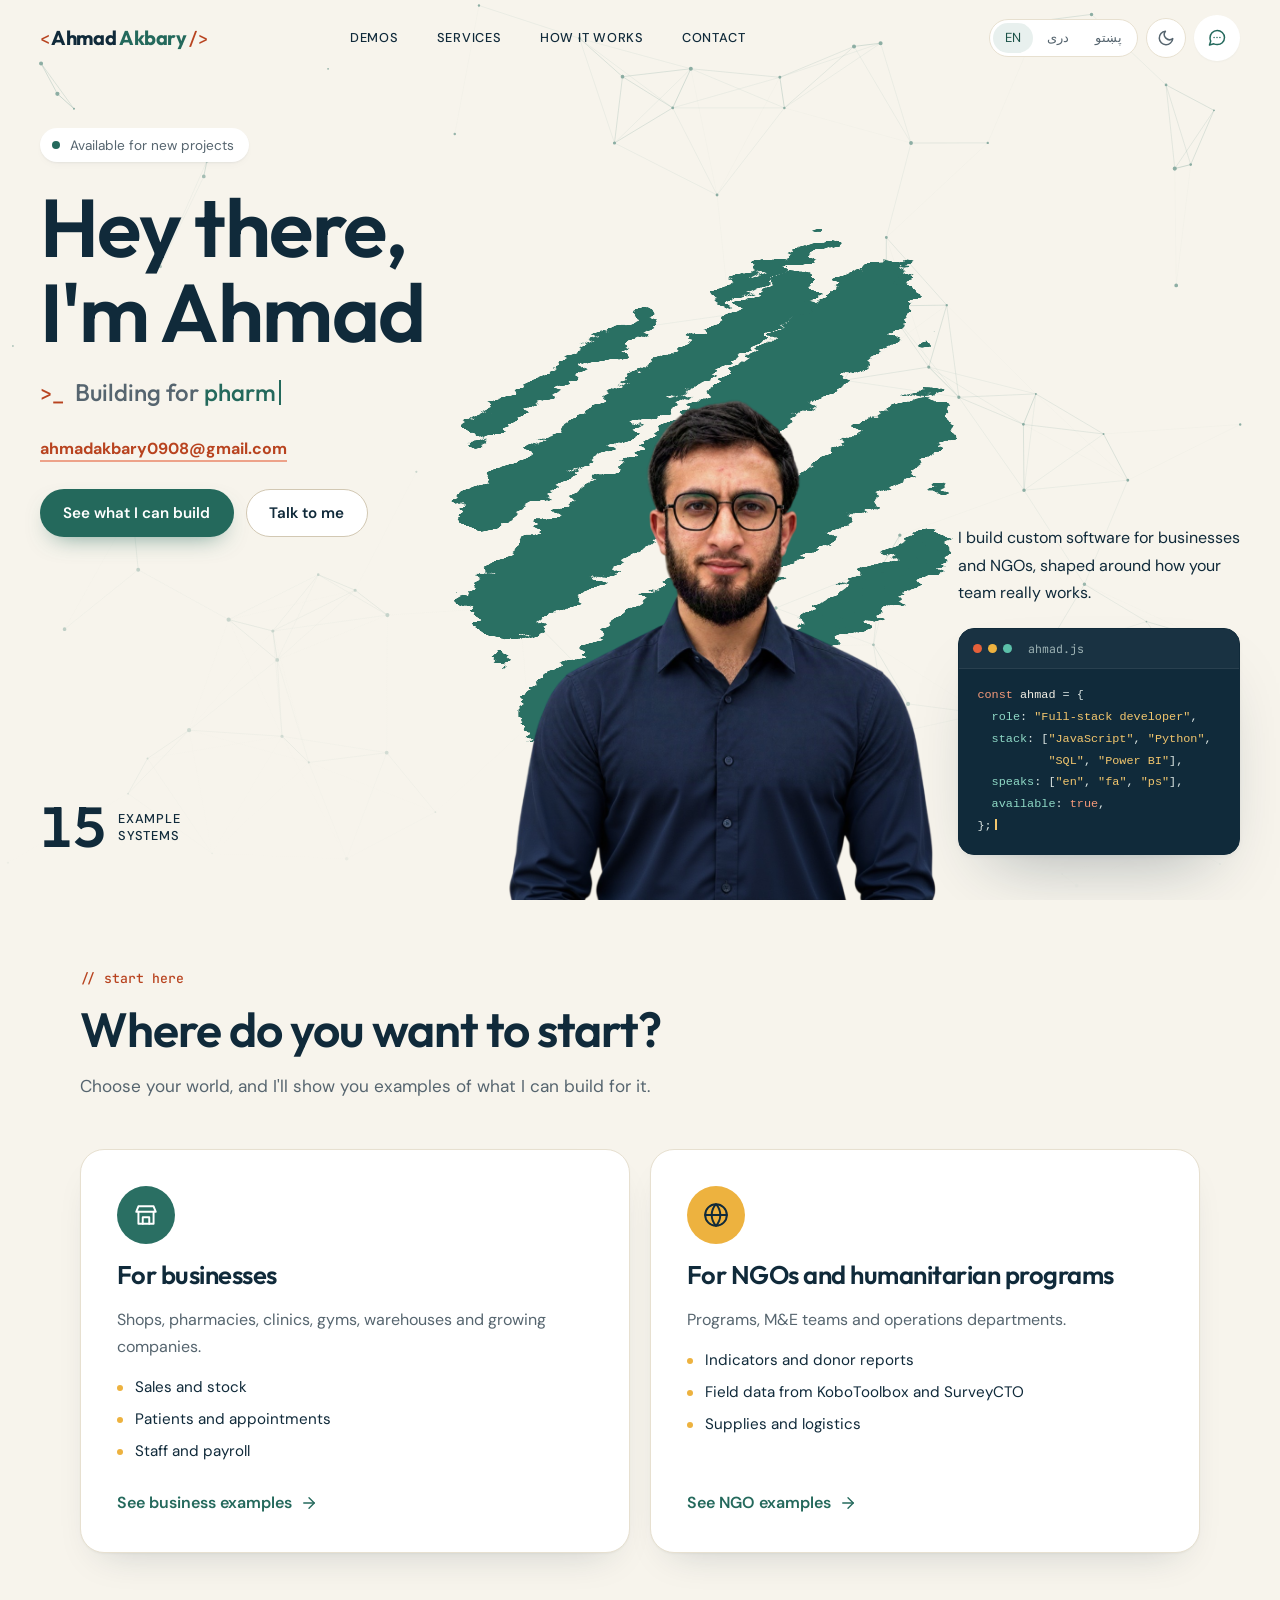
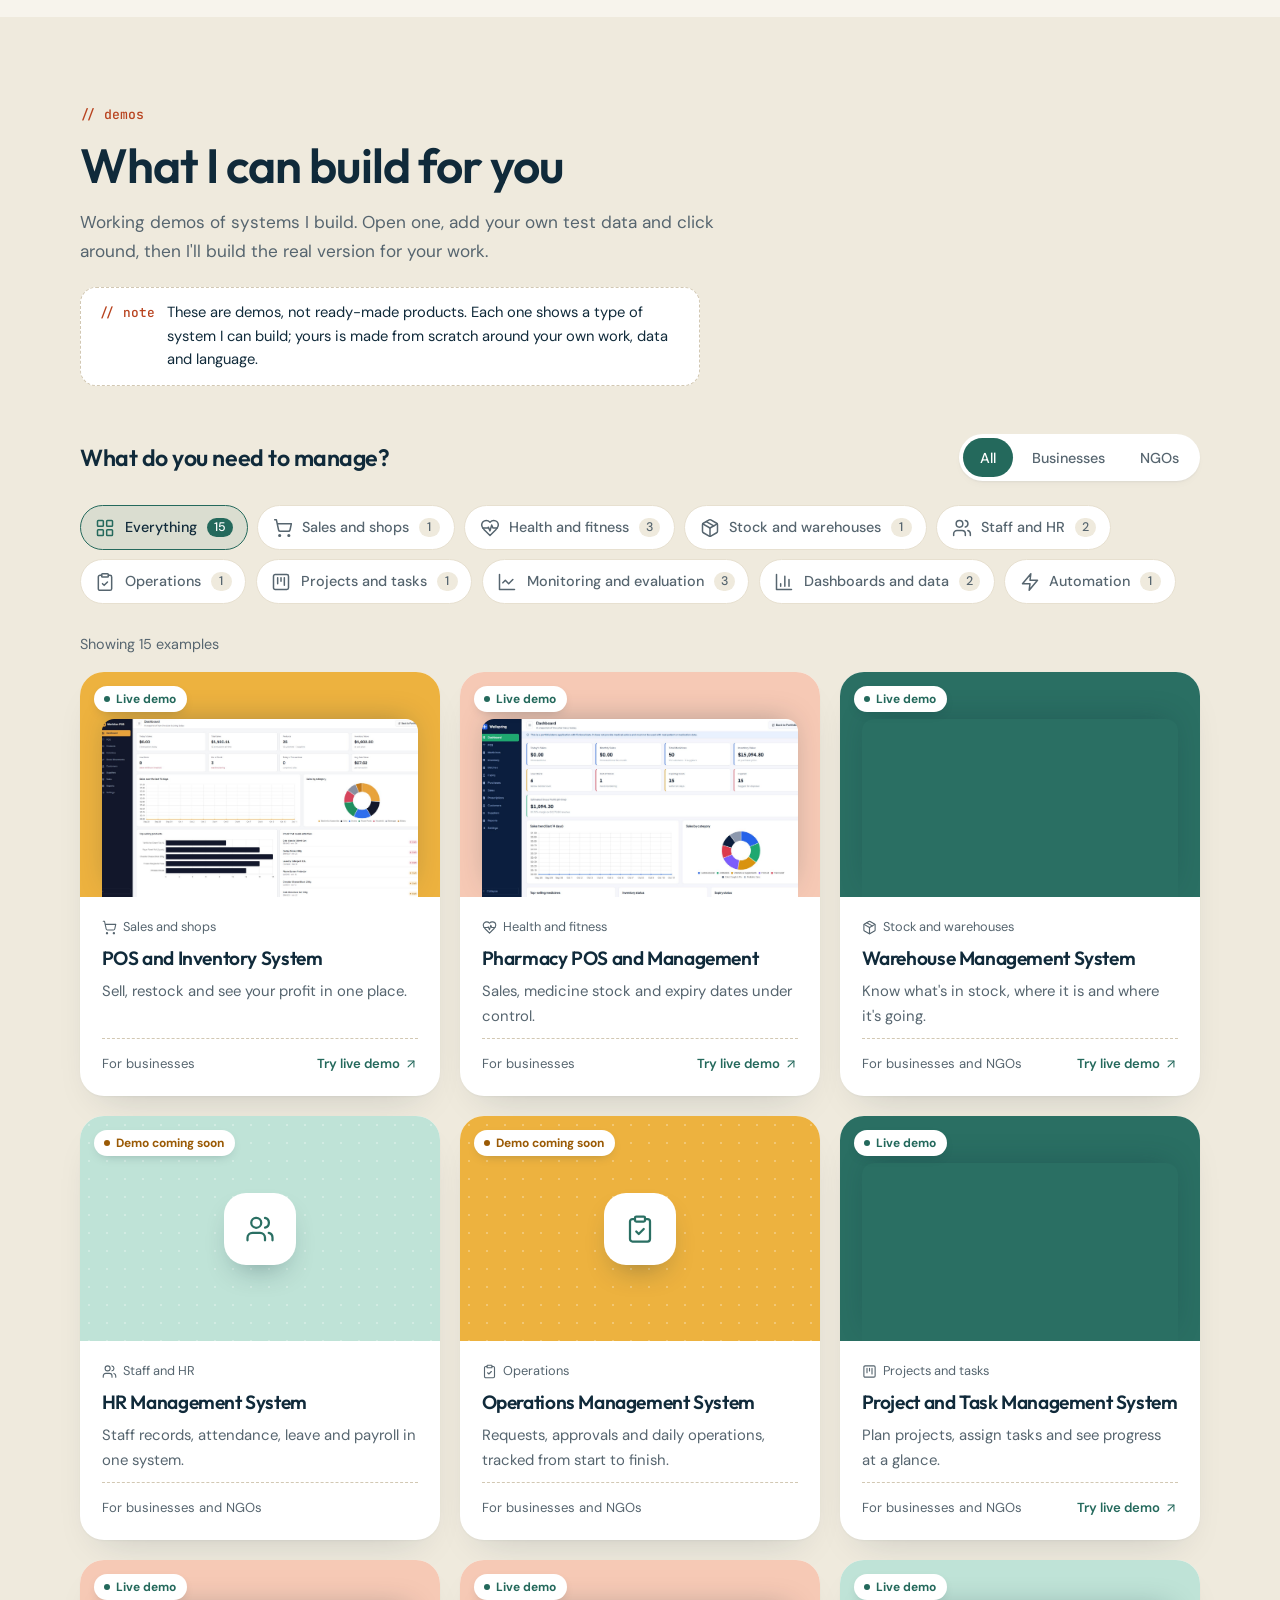
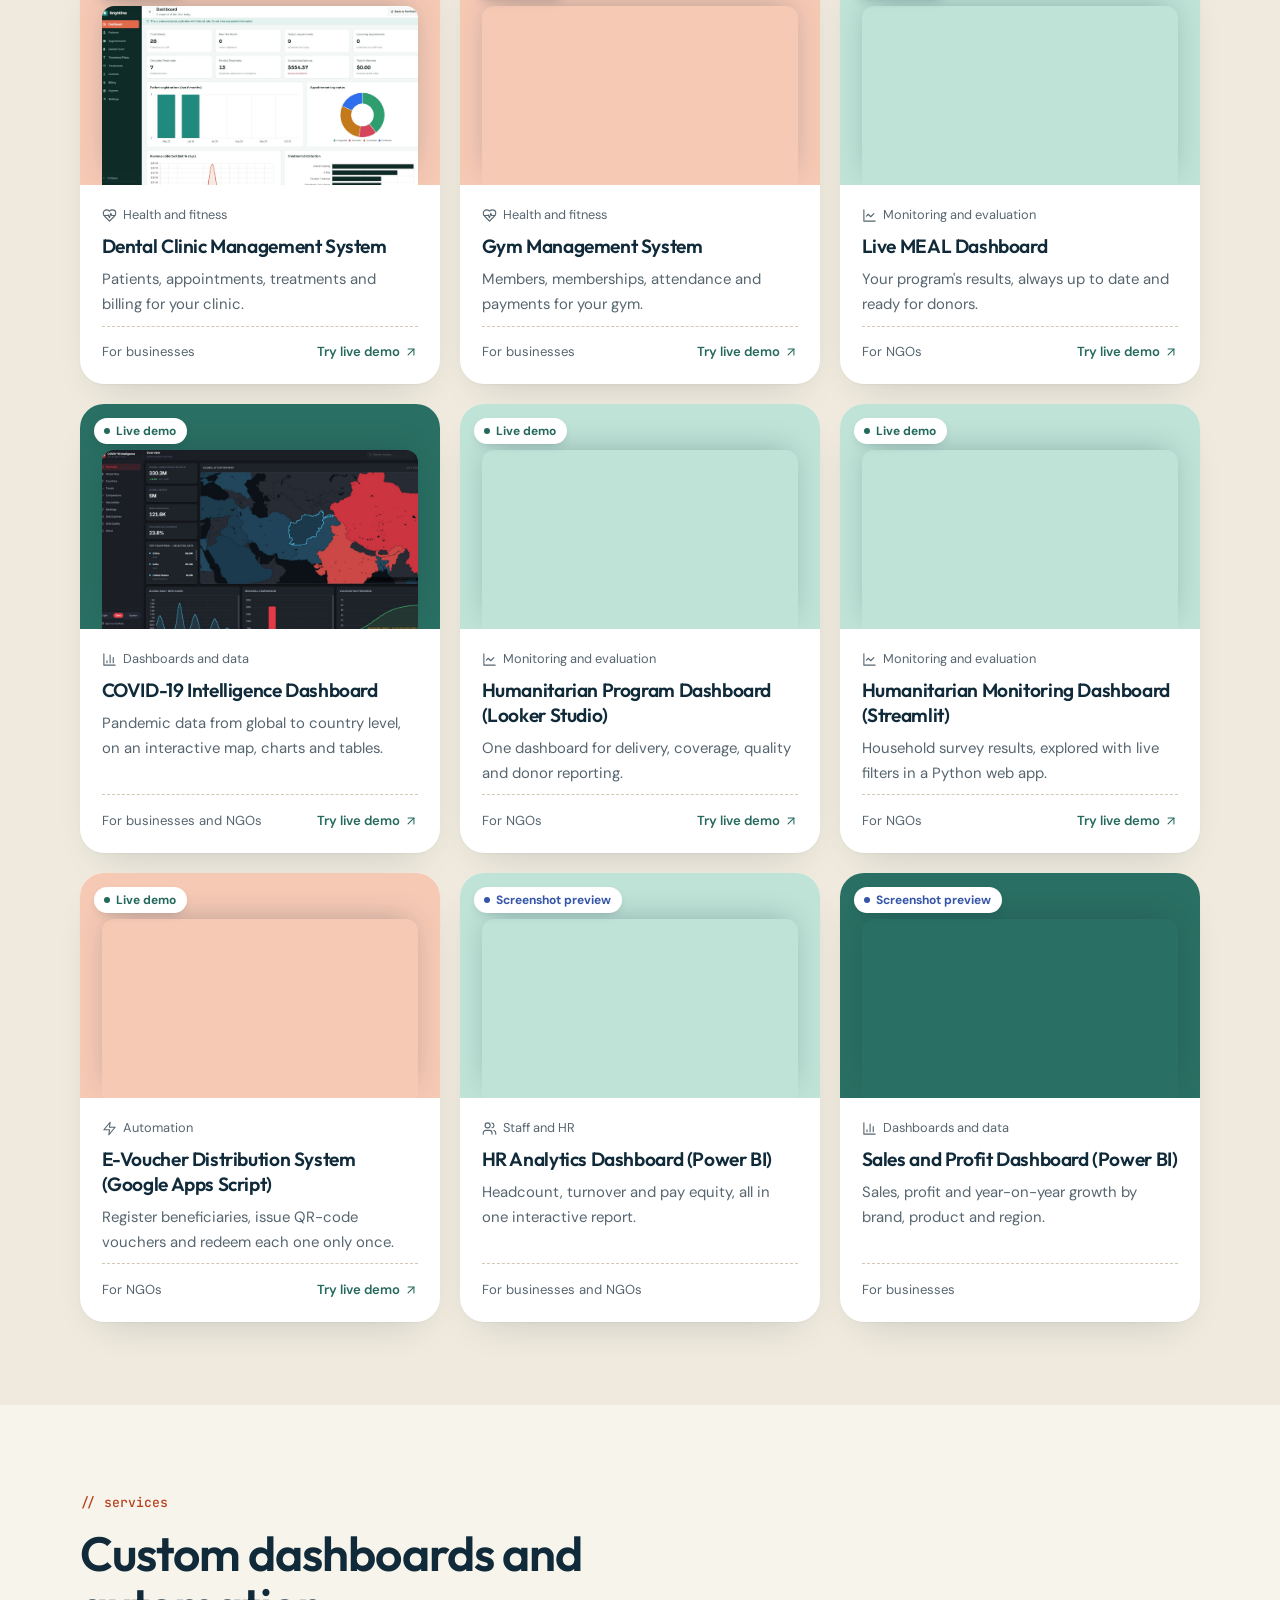
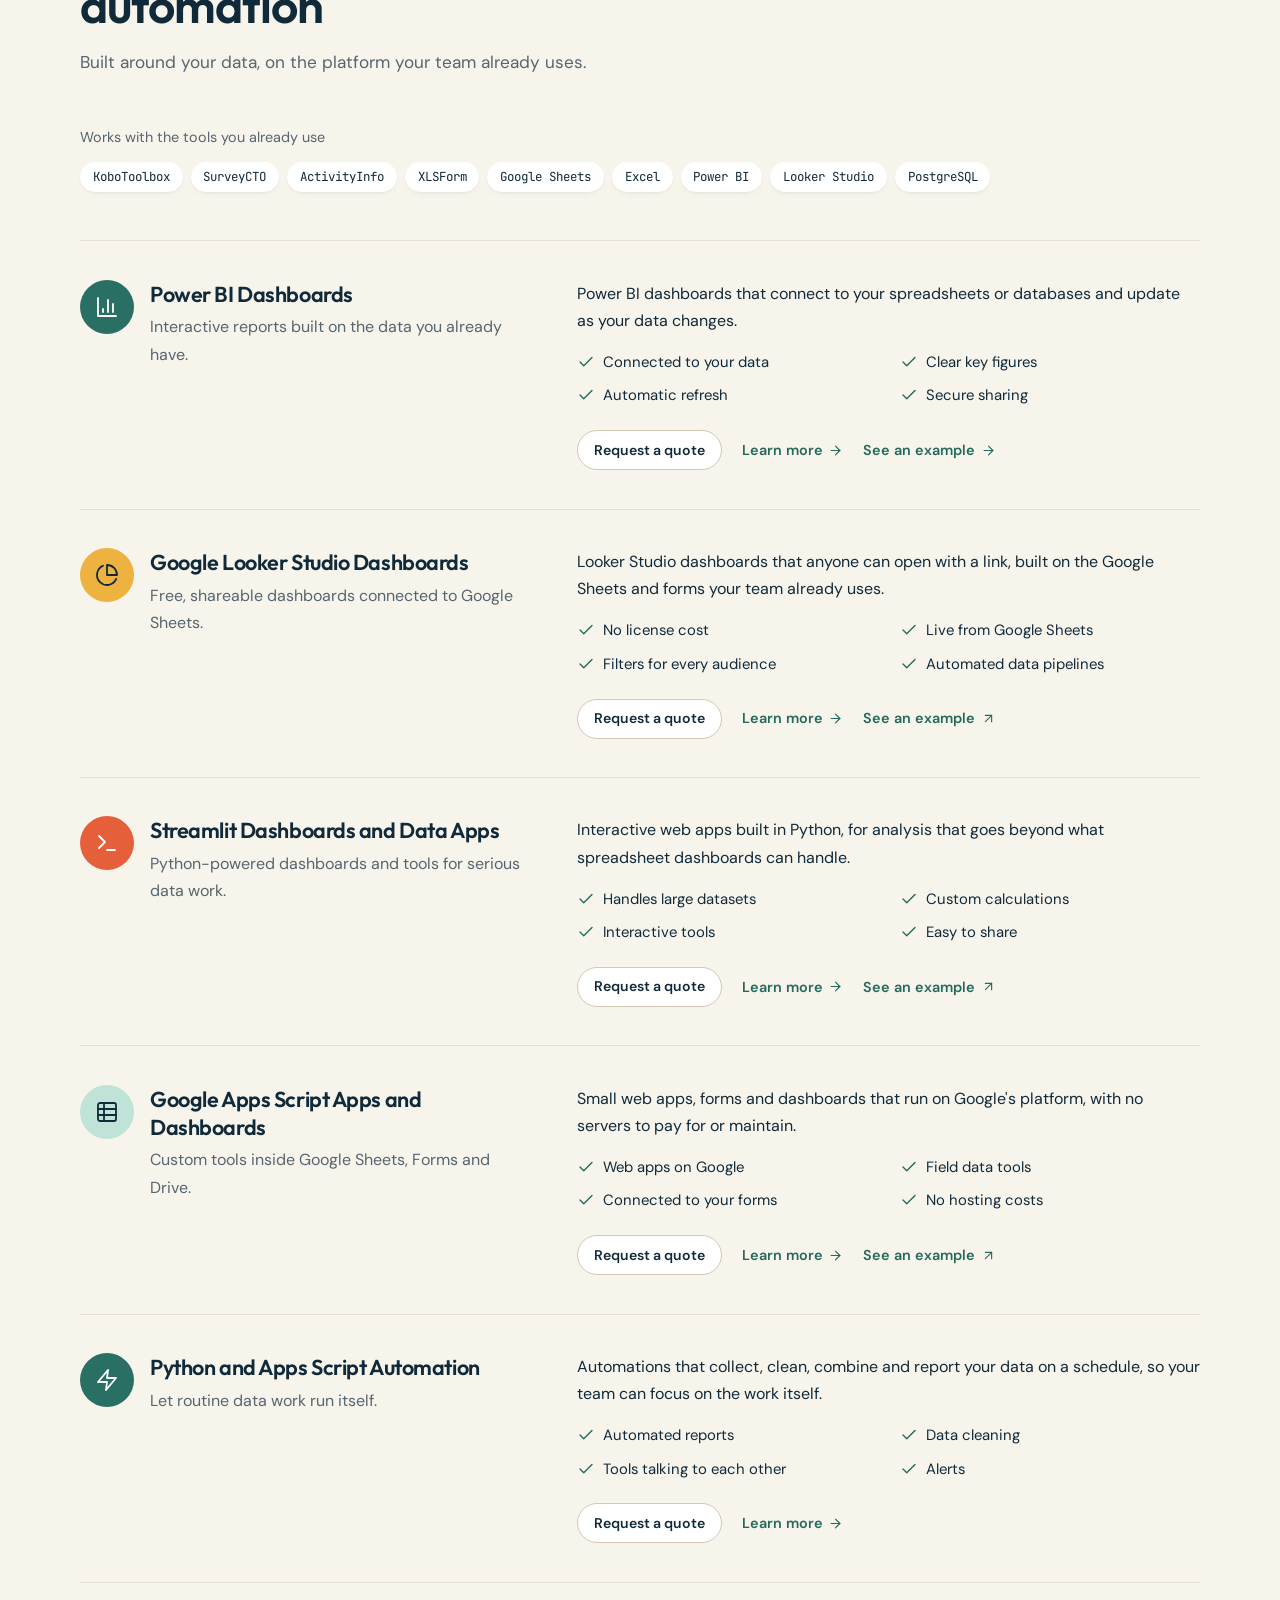
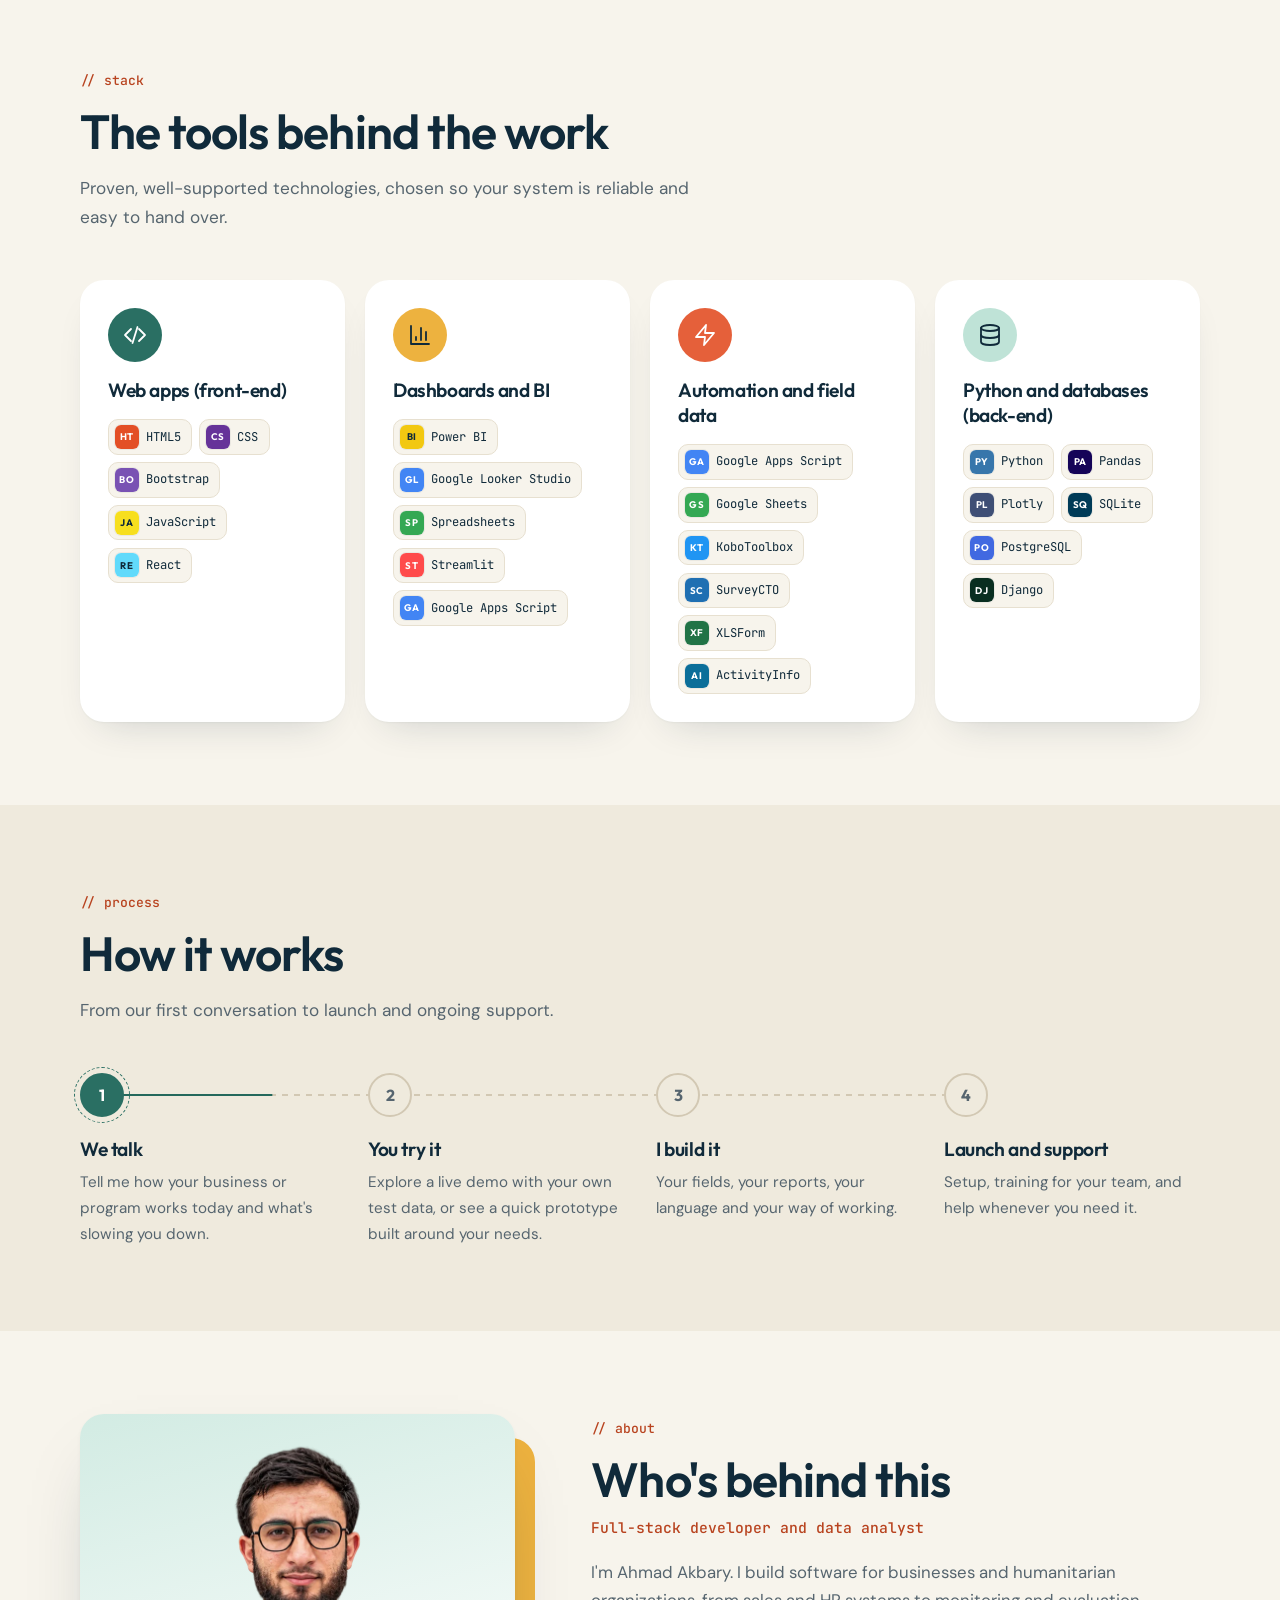
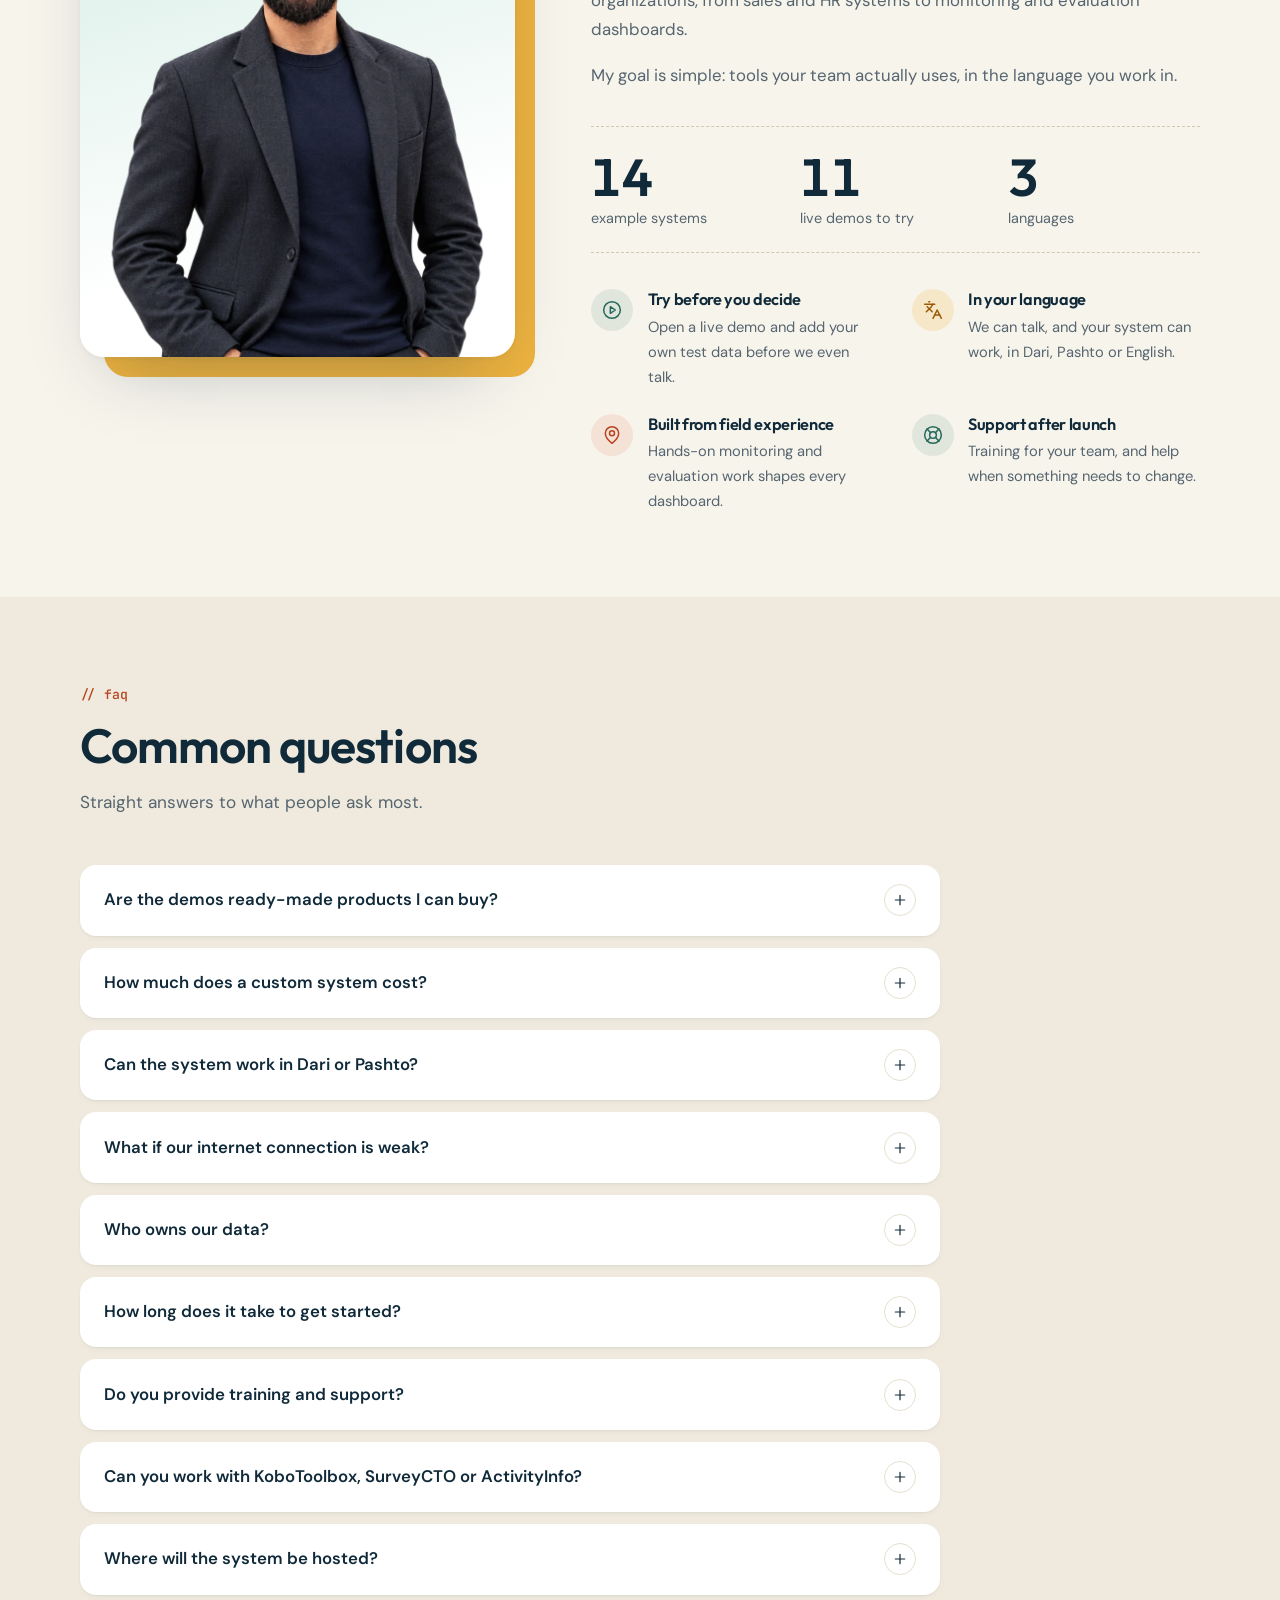
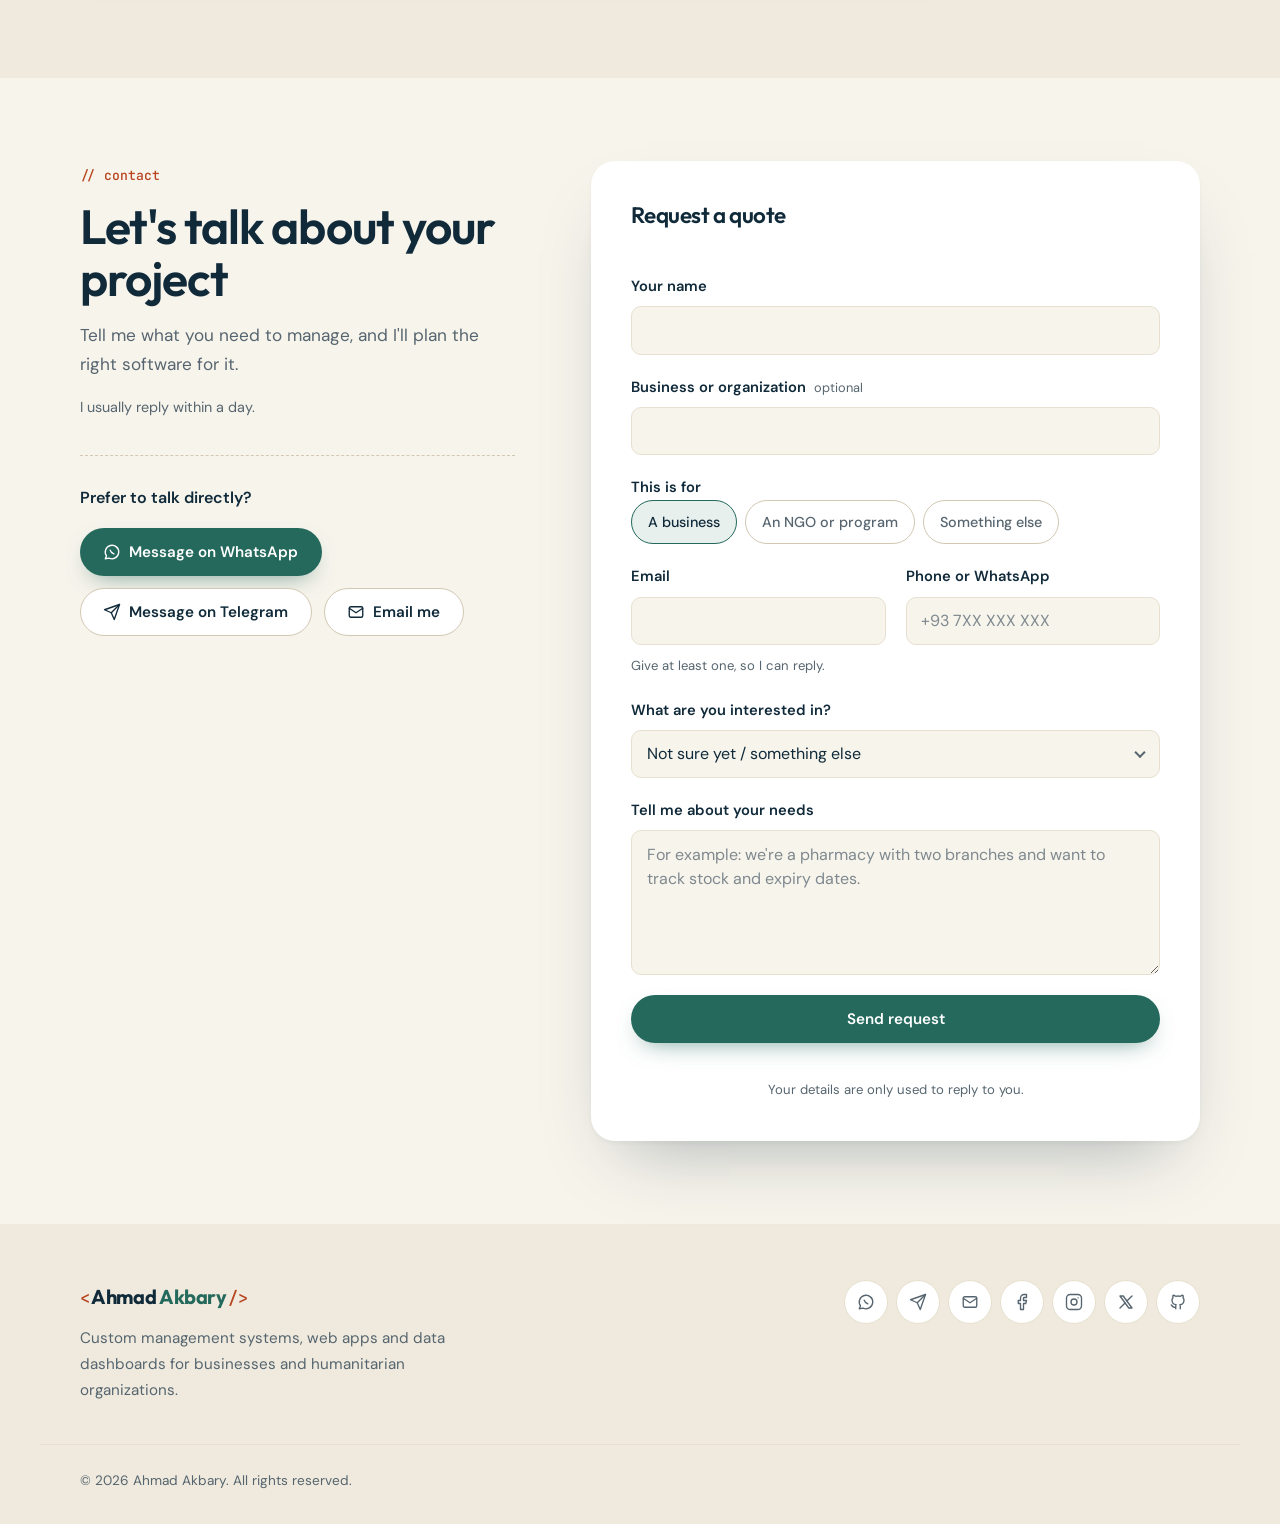
<file: index.html>
<!DOCTYPE html>
<html lang="en" dir="ltr" data-theme="light">
<head>
  <meta charset="UTF-8" />
  <meta name="viewport" content="width=device-width, initial-scale=1, viewport-fit=cover" />

  <!-- Real title and description in the HTML itself, so search engines and
       link previews see them even before JavaScript runs. i18n.js replaces
       them with the translated versions when the visitor switches language. -->
  <title>Ahmad Akbary | Custom software and data dashboards</title>
  <meta name="description" content="I build custom management systems, web apps and data dashboards for businesses and humanitarian organizations, in English, Dari and Pashto. Try the live demos." />
  <meta name="theme-color" content="#F7F4EC" />
  <!-- Icons: SVG for modern browsers, PNG fallback, and the iPhone home-screen icon -->
  <link rel="icon" href="assets/brand/favicon.svg" type="image/svg+xml" />
  <link rel="icon" href="assets/brand/favicon-32.png" sizes="32x32" type="image/png" />
  <link rel="apple-touch-icon" href="assets/brand/apple-touch-icon.png" />

  <!-- ==========================================================================
       SEARCH ENGINES + SHARE PREVIEWS
       WhatsApp, Facebook, LinkedIn, Telegram and X read these tags (they don't
       run JavaScript) to build the preview card when someone shares a link.
       If your site address changes, run:  python tools/update-site-files.py
  =========================================================================== -->
  <link rel="canonical" href="https://ahmad0908-psr.github.io/" />
  <link rel="alternate" hreflang="en" href="https://ahmad0908-psr.github.io/" />
  <link rel="alternate" hreflang="fa-AF" href="https://ahmad0908-psr.github.io/?lang=fa" />
  <link rel="alternate" hreflang="ps-AF" href="https://ahmad0908-psr.github.io/?lang=ps" />
  <link rel="alternate" hreflang="x-default" href="https://ahmad0908-psr.github.io/" />
  <meta property="og:type" content="website" />
  <meta property="og:site_name" content="Ahmad Akbary" />
  <meta property="og:title" content="Ahmad Akbary | Custom software and data dashboards" />
  <meta property="og:description" content="I build custom management systems, web apps and data dashboards for businesses and humanitarian organizations, in English, Dari and Pashto. Try the live demos." />
  <meta property="og:url" content="https://ahmad0908-psr.github.io/" />
  <meta property="og:image" content="https://ahmad0908-psr.github.io/assets/brand/og-image.jpg" />
  <meta property="og:image:width" content="1200" />
  <meta property="og:image:height" content="630" />
  <meta property="og:image:alt" content="Ahmad Akbary: custom software and data dashboards for businesses and NGOs" />
  <meta property="og:locale" content="en_US" />
  <meta property="og:locale:alternate" content="fa_AF" />
  <meta property="og:locale:alternate" content="ps_AF" />
  <meta name="twitter:card" content="summary_large_image" />
  <meta name="twitter:title" content="Ahmad Akbary | Custom software and data dashboards" />
  <meta name="twitter:description" content="I build custom management systems, web apps and data dashboards for businesses and humanitarian organizations, in English, Dari and Pashto. Try the live demos." />
  <meta name="twitter:image" content="https://ahmad0908-psr.github.io/assets/brand/og-image.jpg" />

  <!-- Structured data: helps Google understand who you are and what you offer -->
  <script type="application/ld+json">
  {
    "@context": "https://schema.org",
    "@type": "ProfessionalService",
    "name": "Ahmad Akbary",
    "url": "https://ahmad0908-psr.github.io/",
    "image": "https://ahmad0908-psr.github.io/assets/brand/og-image.jpg",
    "logo": "https://ahmad0908-psr.github.io/assets/brand/apple-touch-icon.png",
    "description": "I build custom management systems, web apps and data dashboards for businesses and humanitarian organizations, in English, Dari and Pashto. Try the live demos.",
    "email": "ahmadakbary0908@gmail.com",
    "availableLanguage": ["English", "Dari", "Pashto"],
    "founder": {
      "@type": "Person",
      "name": "Ahmad Akbary",
      "jobTitle": "Full-stack developer and data analyst"
    },
    "knowsAbout": ["Custom software development", "Management systems", "Point of sale", "Inventory management", "HR management", "Monitoring and evaluation", "Power BI", "Looker Studio", "Streamlit", "Google Apps Script"]
  }
  </script>

  <!-- ==========================================================================
       PRE-PAINT SETUP
       Runs before the page is drawn, so returning visitors never see a flash
       of the wrong theme or a left-to-right layout that suddenly flips.
       - Applies the saved theme (light is the default, dark is optional).
       - If the language is Dari or Pashto (from ?lang= or a saved choice),
         switches the page to right-to-left immediately and hides the text
         until the translations load (see "i18n pending" in style.css).
  =========================================================================== -->
  <script>
    (function () {
      var root = document.documentElement;
      try {
        var theme = localStorage.getItem("aa-theme");
        if (theme === "light" || theme === "dark") root.setAttribute("data-theme", theme);

        var lang = new URLSearchParams(window.location.search).get("lang") || localStorage.getItem("aa-lang");
        if (lang === "fa" || lang === "ps") {
          root.setAttribute("dir", "rtl");
          root.setAttribute("lang", lang === "fa" ? "fa-AF" : "ps-AF");
          root.setAttribute("data-i18n-pending", "");
        }
      } catch (e) {
        /* localStorage can be blocked in private mode; defaults are fine. */
      }
    })();
  </script>

  <!-- Fonts for English. Vazirmatn (Dari / Pashto) is loaded on demand by
       js/i18n.js only when a visitor switches to one of those languages. -->
  <link rel="preconnect" href="https://fonts.googleapis.com" />
  <link rel="preconnect" href="https://fonts.gstatic.com" crossorigin />
  <link href="https://fonts.googleapis.com/css2?family=DM+Sans:opsz,wght@9..40,400;9..40,500;9..40,700&family=JetBrains+Mono:wght@400;500&family=Outfit:wght@500;600;700&display=swap" rel="stylesheet" />

  <link rel="stylesheet" href="css/style.css" />

  <!-- GSAP animation library, saved locally in vendor/ so the site never
       depends on an outside server. "defer" keeps them in order and makes
       sure they're ready before main.js runs. If they ever fail to load,
       the site still works, just without animation. -->
  <script src="vendor/gsap/gsap.min.js" defer></script>
  <script src="vendor/gsap/ScrollTrigger.min.js" defer></script>
  <script src="vendor/gsap/Flip.min.js" defer></script>

  <!-- Native ES module: no build step, works on GitHub Pages as-is. -->
  <script type="module" src="js/main.js"></script>

  <!-- Speed: download every script module and the data files at once,
       instead of discovering them one import at a time. -->
  <link rel="modulepreload" href="js/common.js" />
  <link rel="modulepreload" href="js/i18n.js" />
  <link rel="modulepreload" href="js/utils.js" />
  <link rel="modulepreload" href="js/state.js" />
  <link rel="modulepreload" href="js/theme.js" />
  <link rel="modulepreload" href="js/nav.js" />
  <link rel="modulepreload" href="js/icons.js" />
  <link rel="modulepreload" href="js/links.js" />
  <link rel="modulepreload" href="js/hero.js" />
  <link rel="modulepreload" href="js/particles.js" />
  <link rel="modulepreload" href="js/catalog.js" />
  <link rel="modulepreload" href="js/cards.js" />
  <link rel="modulepreload" href="js/services.js" />
  <link rel="modulepreload" href="js/sections.js" />
  <link rel="modulepreload" href="js/stack.js" />
  <link rel="modulepreload" href="js/testimonials.js" />
  <link rel="modulepreload" href="js/quote-form.js" />
  <link rel="modulepreload" href="js/motion.js" />
  <link rel="preload" href="data/config.json" as="fetch" crossorigin="anonymous" />
  <link rel="preload" href="data/products.json" as="fetch" crossorigin="anonymous" />
  <link rel="preload" href="data/faq.json" as="fetch" crossorigin="anonymous" />
  <link rel="preload" href="i18n/en.json" as="fetch" crossorigin="anonymous" />
</head>
<body>
  <!-- Shown only if JavaScript is turned off -->
  <noscript>
    <p class="noscript">This website needs JavaScript to show its content. | این ویب‌سایت برای نمایش محتوا به JavaScript نیاز دارد. | دا ویبپاڼه د منځپانګې د ښودلو لپاره JavaScript ته اړتیا لري.</p>
  </noscript>

  <a class="skip-link" href="#main" data-i18n="nav.skip">Skip to content</a>

  <!-- ==========================================================================
       NAVIGATION
  =========================================================================== -->
  <header class="nav-wrap" id="nav-wrap">
    <nav class="nav container" data-i18n-attr="aria-label:nav.label" aria-label="Main">
      <a class="brand" href="#hero">
        <span class="brand__code" aria-hidden="true">&lt;</span><span data-i18n="brand.first">Ahmad</span>
        <span class="brand__accent" data-i18n="brand.last">Akbary</span><span class="brand__code" aria-hidden="true">/&gt;</span>
      </a>

      <ul class="nav__links">
        <li><a href="#products" data-i18n="nav.products">Demos</a></li>
        <li><a href="#services" data-i18n="nav.services">Services</a></li>
        <li><a href="#how-it-works" data-i18n="nav.how">How it works</a></li>
        <li><a href="#contact" data-i18n="nav.contact">Contact</a></li>
      </ul>

      <div class="nav__actions">
        <!-- Language switcher. Each label is written in its own script so
             people can find their language whatever language the page is in. -->
        <div class="lang-switch" role="group" aria-label="Language" data-i18n-attr="aria-label:lang.label">
          <button class="lang-switch__btn" type="button" data-lang="en" lang="en" aria-pressed="true">EN</button>
          <button class="lang-switch__btn" type="button" data-lang="fa" lang="fa" aria-pressed="false">دری</button>
          <button class="lang-switch__btn" type="button" data-lang="ps" lang="ps" aria-pressed="false">پښتو</button>
        </div>

        <!-- Theme toggle: the sun shows in dark mode, the moon in light mode. -->
        <button class="icon-btn" id="theme-toggle" type="button" aria-label="Switch between light and dark mode" data-i18n-attr="aria-label:theme.toggle;title:theme.toggle">
          <svg class="icon-sun" width="18" height="18" viewBox="0 0 24 24" fill="none" stroke="currentColor" stroke-width="2" stroke-linecap="round" aria-hidden="true"><circle cx="12" cy="12" r="4"/><path d="M12 2v2M12 20v2M4.9 4.9l1.4 1.4M17.7 17.7l1.4 1.4M2 12h2M20 12h2M4.9 19.1l1.4-1.4M17.7 6.3l1.4-1.4"/></svg>
          <svg class="icon-moon" width="18" height="18" viewBox="0 0 24 24" fill="none" stroke="currentColor" stroke-width="2" stroke-linecap="round" stroke-linejoin="round" aria-hidden="true"><path d="M21 12.8A9 9 0 1 1 11.2 3a7 7 0 0 0 9.8 9.8z"/></svg>
        </button>

        <!-- Round "let's talk" button (the phone button in the reference design) -->
        <a class="icon-btn icon-btn--round nav__talk" href="#contact" aria-label="Let's talk" data-i18n-attr="aria-label:nav.letsTalk;title:nav.letsTalk">
          <span data-icon="message" aria-hidden="true"></span>
        </a>

        <button class="icon-btn nav__burger" id="nav-burger" type="button" aria-expanded="false" aria-controls="mobile-menu" aria-label="Open menu">
          <svg class="icon-menu" width="20" height="20" viewBox="0 0 24 24" fill="none" stroke="currentColor" stroke-width="2" stroke-linecap="round" aria-hidden="true"><path d="M4 7h16M4 12h16M4 17h16"/></svg>
          <svg class="icon-close" width="20" height="20" viewBox="0 0 24 24" fill="none" stroke="currentColor" stroke-width="2" stroke-linecap="round" aria-hidden="true"><path d="M18 6 6 18M6 6l12 12"/></svg>
        </button>
      </div>
    </nav>
  </header>

  <!-- Mobile menu (shown below 960px by the burger button) -->
  <div class="mobile-menu" id="mobile-menu" aria-hidden="true" inert>
    <ul class="mobile-menu__links">
      <li><a href="#products" data-i18n="nav.products">Demos</a></li>
      <li><a href="#services" data-i18n="nav.services">Services</a></li>
      <li><a href="#how-it-works" data-i18n="nav.how">How it works</a></li>
      <li><a href="#contact" data-i18n="nav.contact">Contact</a></li>
    </ul>
    <div class="lang-switch lang-switch--wide" role="group" aria-label="Language" data-i18n-attr="aria-label:lang.label">
      <button class="lang-switch__btn" type="button" data-lang="en" lang="en" aria-pressed="true">English</button>
      <button class="lang-switch__btn" type="button" data-lang="fa" lang="fa" aria-pressed="false">دری</button>
      <button class="lang-switch__btn" type="button" data-lang="ps" lang="ps" aria-pressed="false">پښتو</button>
    </div>
  </div>

  <main id="main">

    <!-- ========================================================================
         HERO: greeting + cut-out portrait over a brush stroke + code card.
         Desktop layout:   intro | portrait | tagline
                           stat  | portrait | code card
         The portrait comes from config.json "person.heroPhoto" (sections.js),
         the code card from "person.codeCard" (stack.js).
    ========================================================================= -->
    <section class="hero" id="hero" aria-labelledby="hero-title">
      <canvas class="hero__canvas" id="hero-canvas" aria-hidden="true"></canvas>
      <div class="hero__fade" aria-hidden="true"></div>

      <div class="container hero__inner">
        <div class="hero__intro">
          <p class="hero__status" id="hero-status" data-hero-intro>
            <span class="hero__status-dot" aria-hidden="true"></span>
            <span data-i18n="hero.status">Available for new projects</span>
          </p>

          <h1 class="hero__title" id="hero-title" data-hero-intro>
            <span class="hero__hello" data-i18n="hero.hello">Hey there,</span>
            <span class="hero__name" data-i18n="hero.name">I'm Ahmad</span>
          </h1>

          <!-- The animated line is hidden from screen readers; they read the
               full sentence in #hero-for-sr instead (filled by hero.js). -->
          <p class="hero__for" aria-hidden="true" data-hero-intro><span class="hero__prompt" dir="ltr">&gt;_</span><span id="hero-for-before"></span><span class="hero__for-item" id="hero-for-item"></span><span class="hero__caret"></span><span id="hero-for-after"></span></p>
          <p class="sr-only" id="hero-for-sr"></p>

          <!-- Email link, filled in from config.json by sections.js -->
          <a class="hero__email" id="hero-email" href="#contact" dir="ltr" data-hero-intro hidden></a>

          <div class="hero__actions" data-hero-intro>
            <a class="btn btn--primary" href="#products" data-i18n="hero.ctaPrimary">See what I can build</a>
            <a class="btn btn--ghost" href="#contact" data-i18n="hero.ctaSecondary">Talk to me</a>
          </div>
        </div>

        <!-- Big number (counted from products.json) -->
        <p class="hero__stat" data-hero-intro>
          <span class="hero__stat-value" data-stat="products">0</span>
          <span class="hero__stat-label" data-i18n="about.stats.products">example systems</span>
        </p>

        <!-- Portrait over a painted brush stroke -->
        <div class="hero__visual" id="hero-visual">
          <img class="hero__brush" src="assets/brand/brush.svg" alt="" aria-hidden="true" decoding="async" fetchpriority="high" />
          <!-- Silhouette shown until the photo (assets/me.png) exists -->
          <svg class="hero__placeholder" viewBox="0 0 400 460" aria-hidden="true" focusable="false">
            <circle cx="200" cy="170" r="78" />
            <path d="M48 460 C 48 330 116 272 200 272 C 284 272 352 330 352 460 Z" />
          </svg>
        </div>

        <!-- Right column: the tagline sits just above the code card, clear of
             the brush stroke (on tablets/phones the two are placed separately) -->
        <div class="hero__aside">
          <p class="hero__side" data-hero-intro data-i18n="hero.side">I build custom software for businesses and NGOs, shaped around how your team really works.</p>

          <!-- Developer touch: a tiny code editor. Decorative: the Tech stack
               section says the same thing in words. -->
          <div class="code-card hero__code" dir="ltr" aria-hidden="true" data-hero-intro>
            <div class="code-card__bar">
              <span class="code-card__dot"></span><span class="code-card__dot"></span><span class="code-card__dot"></span>
              <span class="code-card__file" id="code-card-file">ahmad.js</span>
            </div>
            <pre class="code-card__body"><code id="code-card-code"></code></pre>
          </div>
        </div>
      </div>
    </section>

    <!-- ========================================================================
         AUDIENCE PATHS: businesses vs NGOs.
         Each button filters the catalog below and scrolls to it (catalog.js).
    ========================================================================= -->
    <section class="section section--tight" id="paths" aria-labelledby="paths-title">
      <div class="container">
        <header class="section__head">
          <p class="eyebrow" aria-hidden="true" dir="ltr">// start here</p>
          <h2 class="section__title" id="paths-title" data-i18n="paths.title">Where do you want to start?</h2>
          <p class="section__lead" data-i18n="paths.lead">Choose your world, and I'll show you examples of what I can build for it.</p>
        </header>

        <div class="paths section__body">
          <article class="path-card">
            <span class="path-card__icon" data-icon="store" aria-hidden="true"></span>
            <h3 class="path-card__title" data-i18n="paths.business.title">For businesses</h3>
            <p class="path-card__text" data-i18n="paths.business.text">Shops, pharmacies, clinics, gyms, warehouses and growing companies.</p>
            <ul class="path-card__examples">
              <li data-i18n="paths.business.examples.0">Sales and stock</li>
              <li data-i18n="paths.business.examples.1">Patients and appointments</li>
              <li data-i18n="paths.business.examples.2">Staff and payroll</li>
            </ul>
            <button class="path-card__cta" type="button" data-set-audience="business">
              <span data-i18n="paths.business.cta">See business examples</span>
              <span class="icon-flip" data-icon="arrowRight" aria-hidden="true"></span>
            </button>
          </article>

          <article class="path-card">
            <span class="path-card__icon" data-icon="globe" aria-hidden="true"></span>
            <h3 class="path-card__title" data-i18n="paths.ngo.title">For NGOs and humanitarian programs</h3>
            <p class="path-card__text" data-i18n="paths.ngo.text">Programs, M&amp;E teams and operations departments.</p>
            <ul class="path-card__examples">
              <li data-i18n="paths.ngo.examples.0">Indicators and donor reports</li>
              <li data-i18n="paths.ngo.examples.1">Field data from KoboToolbox and SurveyCTO</li>
              <li data-i18n="paths.ngo.examples.2">Supplies and logistics</li>
            </ul>
            <button class="path-card__cta" type="button" data-set-audience="ngo">
              <span data-i18n="paths.ngo.cta">See NGO examples</span>
              <span class="icon-flip" data-icon="arrowRight" aria-hidden="true"></span>
            </button>
          </article>
        </div>
      </div>
    </section>

    <!-- ========================================================================
         PRODUCTS: filterable catalog (catalog.js)
    ========================================================================= -->
    <section class="section section--alt" id="products" aria-labelledby="products-title">
      <div class="container">
        <header class="section__head">
          <p class="eyebrow" aria-hidden="true" dir="ltr">// demos</p>
          <h2 class="section__title" id="products-title" data-i18n="sections.products.title">What I can build for you</h2>
          <p class="section__lead" data-i18n="sections.products.lead">Working demos of systems I build. Open one, add your own test data and click around, then I'll build the real version for your work.</p>
          <p class="demo-note">
            <span class="demo-note__tag" aria-hidden="true" dir="ltr">// note</span>
            <span data-i18n="catalog.demoNote">These are demos, not ready-made products. Each one shows a type of system I can build; yours is made from scratch around your own work, data and language.</span>
          </p>
        </header>

        <div class="catalog section__body">
          <div class="catalog__controls">
            <h3 class="catalog__question" id="needs-title" data-i18n="catalog.needsTitle">What do you need to manage?</h3>

            <div class="segmented" role="group" aria-label="Show systems for" data-i18n-attr="aria-label:catalog.audienceLabel" id="catalog-audience">
              <button class="segmented__btn" type="button" data-audience="all" aria-pressed="true" data-i18n="catalog.all">All</button>
              <button class="segmented__btn" type="button" data-audience="business" aria-pressed="false" data-i18n="audience.businessShort">Businesses</button>
              <button class="segmented__btn" type="button" data-audience="ngo" aria-pressed="false" data-i18n="audience.ngoShort">NGOs</button>
            </div>
          </div>

          <div class="needs" id="catalog-needs" role="group" aria-labelledby="needs-title"><!-- need tiles rendered by catalog.js --></div>

          <p class="catalog__count" id="catalog-count" aria-live="polite"></p>

          <div class="catalog-grid" id="catalog-grid"><!-- product cards rendered by catalog.js --></div>

          <div class="catalog__empty is-hidden" id="catalog-empty">
            <p data-i18n="catalog.empty">Nothing here yet for this combination.</p>
            <button class="btn btn--ghost" type="button" id="catalog-reset" data-i18n="catalog.emptyAction">Show all examples</button>
          </div>
        </div>
      </div>
    </section>

    <!-- ========================================================================
         SERVICES: custom work on a platform (services.js)
    ========================================================================= -->
    <section class="section" id="services" aria-labelledby="services-title">
      <div class="container">
        <header class="section__head">
          <p class="eyebrow" aria-hidden="true" dir="ltr">// services</p>
          <h2 class="section__title" id="services-title" data-i18n="sections.services.title">Custom dashboards and automation</h2>
          <p class="section__lead" data-i18n="sections.services.lead">Built around your data, on the platform your team already uses.</p>
        </header>

        <div class="tools section__body">
          <p class="tools__label" data-i18n="services.tools">Works with the tools you already use</p>
          <ul class="tools__list" id="tools-list"><!-- from config.json "tools" --></ul>
        </div>

        <div class="services" id="service-list"><!-- rendered by services.js --></div>
      </div>
    </section>

    <!-- ========================================================================
         TECH STACK: groups from config.json "stack" (stack.js)
    ========================================================================= -->
    <section class="section" id="stack" aria-labelledby="stack-title">
      <div class="container">
        <header class="section__head">
          <p class="eyebrow" aria-hidden="true" dir="ltr">// stack</p>
          <h2 class="section__title" id="stack-title" data-i18n="stack.title">The tools behind the work</h2>
          <p class="section__lead" data-i18n="stack.lead">Proven, well-supported technologies, chosen so your system is reliable and easy to hand over.</p>
        </header>
        <div class="stack section__body" id="stack-list"><!-- rendered by stack.js --></div>
      </div>
    </section>

    <!-- ========================================================================
         HOW IT WORKS: four steps with a scroll-driven progress line (motion.js)
    ========================================================================= -->
    <section class="section section--alt" id="how-it-works" aria-labelledby="how-title">
      <div class="container">
        <header class="section__head">
          <p class="eyebrow" aria-hidden="true" dir="ltr">// process</p>
          <h2 class="section__title" id="how-title" data-i18n="sections.how.title">How it works</h2>
          <p class="section__lead" data-i18n="sections.how.lead">From our first conversation to launch and ongoing support.</p>
        </header>

        <div class="steps section__body" id="how-steps">
          <div class="steps__track" aria-hidden="true"><span class="steps__fill"></span></div>
          <ol class="steps__list">
            <li class="step">
              <span class="step__num" data-number="1">1</span>
              <h3 class="step__title" data-i18n="how.steps.0.title">We talk</h3>
              <p class="step__text" data-i18n="how.steps.0.text">Tell me how your business or program works today and what's slowing you down.</p>
            </li>
            <li class="step">
              <span class="step__num" data-number="2">2</span>
              <h3 class="step__title" data-i18n="how.steps.1.title">You try it</h3>
              <p class="step__text" data-i18n="how.steps.1.text">Explore a live demo with your own test data, or see a quick prototype built around your needs.</p>
            </li>
            <li class="step">
              <span class="step__num" data-number="3">3</span>
              <h3 class="step__title" data-i18n="how.steps.2.title">I build it</h3>
              <p class="step__text" data-i18n="how.steps.2.text">Your fields, your reports, your language and your way of working.</p>
            </li>
            <li class="step">
              <span class="step__num" data-number="4">4</span>
              <h3 class="step__title" data-i18n="how.steps.3.title">Launch and support</h3>
              <p class="step__text" data-i18n="how.steps.3.text">Setup, training for your team, and help whenever you need it.</p>
            </li>
          </ol>
        </div>
      </div>
    </section>

    <!-- ========================================================================
         ABOUT: the person behind the work + reasons to work together
    ========================================================================= -->
    <section class="section" id="about" aria-labelledby="about-title">
      <div class="container about">
        <div class="about__media">
          <div class="about__photo" id="about-photo">
            <!-- img inserted by sections.js from config.json "person.photo";
                 initials show if the photo is missing -->
            <span class="about__initials" aria-hidden="true">AA</span>
          </div>
        </div>

        <div class="about__content">
          <p class="eyebrow" aria-hidden="true" dir="ltr">// about</p>
          <h2 class="section__title" id="about-title" data-i18n="about.title">Who's behind this</h2>
          <p class="about__role" data-i18n="about.role">Full-stack developer and data analyst</p>
          <p class="about__text" data-i18n="about.text.0">I'm Ahmad Akbary. I build software for businesses and humanitarian organizations, from sales and HR systems to monitoring and evaluation dashboards.</p>
          <p class="about__text" data-i18n="about.text.1">My goal is simple: tools your team actually uses, in the language you work in.</p>

          <dl class="stats" id="about-stats">
            <div class="stats__item"><dt class="stats__label" data-i18n="about.stats.products">example systems</dt><dd class="stats__value" data-stat="products">0</dd></div>
            <div class="stats__item"><dt class="stats__label" data-i18n="about.stats.demos">live demos to try</dt><dd class="stats__value" data-stat="demos">0</dd></div>
            <div class="stats__item"><dt class="stats__label" data-i18n="about.stats.languages">languages</dt><dd class="stats__value" data-stat="languages">0</dd></div>
          </dl>

          <ul class="reasons">
            <li class="reason"><span class="reason__icon" data-icon="play" aria-hidden="true"></span><div><h3 class="reason__title" data-i18n="about.reasons.0.title">Try before you decide</h3><p class="reason__text" data-i18n="about.reasons.0.text">Open a live demo and add your own test data before we even talk.</p></div></li>
            <li class="reason"><span class="reason__icon" data-icon="languages" aria-hidden="true"></span><div><h3 class="reason__title" data-i18n="about.reasons.1.title">In your language</h3><p class="reason__text" data-i18n="about.reasons.1.text">We can talk, and your system can work, in Dari, Pashto or English.</p></div></li>
            <li class="reason"><span class="reason__icon" data-icon="mapPin" aria-hidden="true"></span><div><h3 class="reason__title" data-i18n="about.reasons.2.title">Built from field experience</h3><p class="reason__text" data-i18n="about.reasons.2.text">Hands-on monitoring and evaluation work shapes every dashboard.</p></div></li>
            <li class="reason"><span class="reason__icon" data-icon="lifebuoy" aria-hidden="true"></span><div><h3 class="reason__title" data-i18n="about.reasons.3.title">Support after launch</h3><p class="reason__text" data-i18n="about.reasons.3.text">Training for your team, and help when something needs to change.</p></div></li>
          </ul>
        </div>
      </div>
    </section>

    <!-- ========================================================================
         TESTIMONIALS: carousel from data/testimonials.json (testimonials.js).
         Stays hidden until there's at least one testimonial to show.
    ========================================================================= -->
    <section class="section section--alt" id="testimonials" aria-labelledby="testimonials-title" hidden>
      <div class="container">
        <header class="section__head section__head--center">
          <p class="eyebrow" aria-hidden="true" dir="ltr">// testimonials</p>
          <h2 class="section__title" id="testimonials-title" data-i18n="testimonials.title">What clients say</h2>
          <p class="section__lead" data-i18n="testimonials.lead">Feedback from the teams I've built systems for.</p>
        </header>

        <div class="quotes section__body" role="region" aria-roledescription="carousel" aria-label="Client testimonials" data-i18n-attr="aria-label:testimonials.label">
          <ul class="quotes__track" id="quotes-track"><!-- rendered by testimonials.js --></ul>
          <div class="quotes__controls" id="quotes-controls">
            <button class="icon-btn icon-btn--round" type="button" id="quotes-prev" aria-label="Previous testimonial" data-i18n-attr="aria-label:testimonials.prev">
              <span class="icon-back" data-icon="arrowRight" aria-hidden="true"></span>
            </button>
            <button class="icon-btn icon-btn--round icon-btn--accent" type="button" id="quotes-next" aria-label="Next testimonial" data-i18n-attr="aria-label:testimonials.next">
              <span class="icon-flip" data-icon="arrowRight" aria-hidden="true"></span>
            </button>
          </div>
        </div>
      </div>
    </section>

    <!-- ========================================================================
         FAQ (rendered from data/faq.json by sections.js)
    ========================================================================= -->
    <section class="section section--alt" id="faq" aria-labelledby="faq-title">
      <div class="container">
        <header class="section__head">
          <p class="eyebrow" aria-hidden="true" dir="ltr">// faq</p>
          <h2 class="section__title" id="faq-title" data-i18n="faq.title">Common questions</h2>
          <p class="section__lead" data-i18n="faq.lead">Straight answers to what people ask most.</p>
        </header>
        <div class="faq section__body" id="faq-list"></div>
      </div>
    </section>

    <!-- ========================================================================
         CONTACT: quote request form (js/quote-form.js) + direct contact
    ========================================================================= -->
    <section class="section" id="contact" aria-labelledby="contact-title">
      <div class="container contact">

        <!-- Left: intro and direct contact buttons -->
        <div class="contact__intro">
          <p class="eyebrow" aria-hidden="true" dir="ltr">// contact</p>
          <h2 class="section__title" id="contact-title" data-i18n="sections.contact.title">Let's talk about your project</h2>
          <p class="section__lead" data-i18n="sections.contact.lead">Tell me what you need to manage, and I'll plan the right software for it.</p>
          <p class="contact-cta__note" data-i18n="contactCta.reply">I usually reply within a day.</p>

          <div class="contact__direct">
            <p class="contact__direct-label" data-i18n="quote.directLabel">Prefer to talk directly?</p>
            <div class="contact-cta__actions" id="contact-actions"><!-- sections.js --></div>
          </div>
        </div>

        <!-- Right: the form. "novalidate" because quote-form.js shows its own,
             translated error messages instead of the browser's English ones. -->
        <div class="form-card" id="quote-card">
          <form class="quote-form" id="quote-form" novalidate>
            <h3 class="form-card__title" data-i18n="quote.title">Request a quote</h3>

            <!-- Name -->
            <div class="field">
              <label class="field__label" for="q-name" data-i18n="quote.name">Your name</label>
              <input class="input" id="q-name" name="name" type="text" autocomplete="name" required maxlength="100" aria-describedby="q-name-error" />
              <p class="field__error" id="q-name-error" hidden></p>
            </div>

            <!-- Organization (optional) -->
            <div class="field">
              <label class="field__label" for="q-org">
                <span data-i18n="quote.org">Business or organization</span>
                <span class="field__optional" data-i18n="quote.optional">optional</span>
              </label>
              <input class="input" id="q-org" name="organization" type="text" autocomplete="organization" maxlength="150" />
            </div>

            <!-- Business / NGO / other -->
            <fieldset class="field choice">
              <legend class="field__label" data-i18n="quote.audience">This is for</legend>
              <div class="choice__options">
                <label class="choice__option">
                  <input type="radio" name="audience" value="business" checked />
                  <span data-i18n="quote.audienceBusiness">A business</span>
                </label>
                <label class="choice__option">
                  <input type="radio" name="audience" value="ngo" />
                  <span data-i18n="quote.audienceNgo">An NGO or program</span>
                </label>
                <label class="choice__option">
                  <input type="radio" name="audience" value="other" />
                  <span data-i18n="quote.audienceOther">Something else</span>
                </label>
              </div>
            </fieldset>

            <!-- Email + phone: at least one is required -->
            <div class="field-row">
              <div class="field">
                <label class="field__label" for="q-email" data-i18n="quote.email">Email</label>
                <input class="input input--ltr" id="q-email" name="email" type="email" autocomplete="email" inputmode="email" maxlength="150" dir="ltr" aria-describedby="q-contact-hint q-email-error" />
                <p class="field__error" id="q-email-error" hidden></p>
              </div>
              <div class="field">
                <label class="field__label" for="q-phone" data-i18n="quote.phone">Phone or WhatsApp</label>
                <input class="input input--ltr" id="q-phone" name="phone" type="tel" autocomplete="tel" inputmode="tel" maxlength="25" dir="ltr" placeholder="+93 7XX XXX XXX" aria-describedby="q-contact-hint q-phone-error" />
                <p class="field__error" id="q-phone-error" hidden></p>
              </div>
            </div>
            <p class="field__hint" id="q-contact-hint" data-i18n="quote.contactHint">Give at least one, so I can reply.</p>

            <!-- Product / service (options filled in from products.json) -->
            <div class="field">
              <label class="field__label" for="q-item" data-i18n="quote.item">What are you interested in?</label>
              <div class="select">
                <select class="input" id="q-item" name="interest"></select>
              </div>
            </div>

            <!-- Message -->
            <div class="field">
              <label class="field__label" for="q-message" data-i18n="quote.message">Tell me about your needs</label>
              <textarea class="input" id="q-message" name="message" rows="5" required maxlength="3000" aria-describedby="q-message-error"
                data-i18n-attr="placeholder:quote.messagePlaceholder"></textarea>
              <p class="field__error" id="q-message-error" hidden></p>
            </div>

            <!-- Spam trap: hidden from people, but simple bots fill it in -->
            <div class="field--trap" aria-hidden="true">
              <label for="q-website">Website</label>
              <input id="q-website" name="website" type="text" tabindex="-1" autocomplete="off" />
            </div>

            <button class="btn btn--primary btn--full" type="submit" id="q-submit">
              <span class="btn__spinner" aria-hidden="true"></span>
              <span id="q-submit-label" data-i18n="quote.submit">Send request</span>
            </button>

            <p class="form-status" id="q-status" role="status" aria-live="polite" hidden></p>
            <p class="form-card__privacy" data-i18n="quote.privacy">Your details are only used to reply to you.</p>
          </form>

          <!-- Shown after a successful send (quote-form.js) -->
          <div class="form-success" id="quote-success" hidden tabindex="-1">
            <span class="form-success__icon" data-icon="check" aria-hidden="true"></span>
            <h3 class="form-success__title" id="quote-success-title"></h3>
            <p class="form-success__text" id="quote-success-text"></p>
            <button class="btn btn--ghost" type="button" id="quote-again" data-i18n="quote.again">Send another message</button>
          </div>
        </div>
      </div>
    </section>
  </main>

  <!-- ==========================================================================
       FOOTER
  =========================================================================== -->
  <footer class="footer">
    <div class="container footer__grid">
      <div>
        <a class="brand" href="#hero">
          <span class="brand__code" aria-hidden="true">&lt;</span><span data-i18n="brand.first">Ahmad</span>
          <span class="brand__accent" data-i18n="brand.last">Akbary</span><span class="brand__code" aria-hidden="true">/&gt;</span>
        </a>
        <p class="footer__tagline" data-i18n="footer.tagline">Custom management systems, web apps and data dashboards for businesses and humanitarian organizations.</p>
      </div>
      <ul class="footer__links" id="footer-links"><!-- rendered from data/config.json --></ul>
    </div>
    <div class="container footer__bottom">
      <p>&copy; <span id="footer-year"></span> <span data-i18n="brand.full">Ahmad Akbary</span>. <span data-i18n="footer.rights">All rights reserved.</span></p>
    </div>
  </footer>

</body>
</html>
</file>
<file: css/style.css>
/* ==========================================================================
   AHMAD AKBARY: PRODUCT SITE STYLESHEET  (Design: warm cream, teal + mustard, developer accents)

   How this file is organized:
     1. Design tokens (colors, fonts, spacing) for dark and light themes
     2. Right-to-left adjustments for Dari and Pashto
     3. Base / reset
     4. Shared components (buttons, icon buttons, language switcher)
     5. Navigation + mobile menu
     6. Hero
     7. Sections
     8. Footer
     9. Load-error screen
    10. Animations + reduced-motion support
    11. Shared helpers added in Phase 2 (icons, small buttons, links)
    12. Audience paths
    13. Product catalog (need tiles, audience switch, product cards)
    14. Services
    15. How it works (steps + progress line)
    16. About (photo, stats, reasons)
    17. FAQ
    18. Contact call-to-action
    19. Product pages: hero, preview frame, overview, features
    20. Product pages: video, screenshots + viewer, samples, tech details
    21. Contact section + quote form
    22. Hero: portrait, brush stroke, code card
    23. Eyebrows, tone icons, tech chips
    24. Tech stack
    25. Testimonials carousel
    26. Demo note

   RTL NOTE: this file uses *logical* properties everywhere
   (margin-inline-start instead of margin-left, inset-inline-end instead of
   right, and so on). The browser flips them automatically when the page is
   in Dari or Pashto, so one stylesheet serves all three languages.
   ========================================================================== */


/* ==========================================================================
   1. DESIGN TOKENS
   ========================================================================== */
:root {
  /* Typography: friendly geometric headings, clean body, monospace for
     the "developer" accents (code card, eyebrows, tech chips) */
  --font-display: "Outfit", system-ui, -apple-system, "Segoe UI", sans-serif;
  --font-body: "DM Sans", system-ui, -apple-system, "Segoe UI", sans-serif;
  --font-mono: "JetBrains Mono", ui-monospace, "Cascadia Code", Consolas, monospace;
  --leading-body: 1.7;
  --leading-tight: 1.08;
  --leading-snug: 1.3;      /* smaller headings that may wrap (cards, steps) */
  --tracking-tight: -0.02em;

  /* Shape + layout: soft, rounded cards and pill buttons */
  --radius-sm: 10px;
  --radius: 16px;
  --radius-lg: 24px;
  --radius-pill: 999px;
  --container: 1200px;
  --container-wide: max(1360px, 70vw);  /* nav + hero only; grows on very large screens */
  --gutter: clamp(1.25rem, 4vw, 2.5rem);
  --nav-h: 76px;
  --section-space: clamp(3.25rem, 6.5vw, 5.25rem);

  /* Motion */
  --ease-out: cubic-bezier(0.22, 1, 0.36, 1);
  --dur: 0.25s;

  /* Where the hero's readability shade sits (flips for RTL below) */
  --hero-shade-x: 22%;

  /* Fixed palette colors, the same in both themes */
  --teal-fill: #2A6F63;      /* brush stroke, colored blocks */
  --mustard-fill: #EDB23F;
  --coral-fill: #E5603A;
  --mint-fill: #BFE3D7;
  --peach-fill: #F6C9B5;
  --navy: #102A3A;
}

/* ---- Light theme (default): warm cream, deep teal, navy text ---- */
:root,
:root[data-theme="light"] {
  color-scheme: light;
  --bg: #F7F4EC;
  --bg-alt: #EFEADD;
  --surface: #FFFFFF;
  --surface-hover: #FCFBF7;
  --border: #E7E0D0;
  --border-strong: #D2C8B3;
  --text: #102A3A;
  --text-muted: #56656F;           /* 5.3:1 on --bg */
  --accent: #24695C;               /* deep teal: 6:1 on --bg (WCAG AA) */
  --accent-hover: #1B5248;
  --on-accent: #FFFFFF;
  --accent-soft: rgba(36, 105, 92, 0.10);
  --mustard: #EDB23F;
  --mustard-soft: rgba(237, 178, 63, 0.20);
  --coral: #E5603A;
  --coral-text: #B8431F;           /* coral dark enough for small text: 4.9:1 */
  --coral-soft: rgba(229, 96, 58, 0.12);
  --mint-soft: rgba(42, 111, 99, 0.14);
  --warning: #9A5A05;
  --warning-soft: rgba(237, 178, 63, 0.18);
  --danger: #C2361B;
  --danger-soft: rgba(194, 54, 27, 0.08);
  --nav-bg: rgba(247, 244, 236, 0.96);
  --shadow-sm: 0 1px 2px rgba(16, 42, 58, 0.05), 0 4px 12px -6px rgba(16, 42, 58, 0.08);
  --shadow: 0 1px 2px rgba(16, 42, 58, 0.04), 0 18px 40px -22px rgba(16, 42, 58, 0.22);
  --shadow-lg: 0 2px 4px rgba(16, 42, 58, 0.04), 0 34px 70px -32px rgba(16, 42, 58, 0.34);
  --code-bg: #102A3A;
  --code-border: #102A3A;
  --placeholder-fill: #34495A;
  --particle-rgb: 36, 105, 92;     /* read by js/particles.js */
}

/* ---- Dark theme: the same palette at night (deep teal-black, cream text) ---- */
:root[data-theme="dark"] {
  color-scheme: dark;
  --bg: #0E1B1E;
  --bg-alt: #112225;
  --surface: #162A2D;
  --surface-hover: #1B3235;
  --border: #223A3D;
  --border-strong: #31504F;
  --text: #F3EFE4;
  --text-muted: #A5B3AF;
  --accent: #5BC0A9;
  --accent-hover: #7FD3C0;
  --on-accent: #062520;
  --accent-soft: rgba(91, 192, 169, 0.12);
  --mustard: #F0BA4D;
  --mustard-soft: rgba(240, 186, 77, 0.16);
  --coral: #F07A55;
  --coral-text: #F79272;
  --coral-soft: rgba(240, 122, 85, 0.14);
  --mint-soft: rgba(191, 227, 215, 0.12);
  --warning: #F0BA4D;
  --warning-soft: rgba(240, 186, 77, 0.14);
  --danger: #F28B74;
  --danger-soft: rgba(242, 139, 116, 0.12);
  --nav-bg: rgba(14, 27, 30, 0.96);
  --shadow-sm: 0 1px 2px rgba(0, 0, 0, 0.3);
  --shadow: 0 18px 40px -22px rgba(0, 0, 0, 0.65);
  --shadow-lg: 0 34px 70px -30px rgba(0, 0, 0, 0.75);
  --code-bg: #0A1517;
  --code-border: #223A3D;
  --placeholder-fill: #3A5457;
  --particle-rgb: 91, 192, 169;
}


/* ==========================================================================
   2. RIGHT-TO-LEFT (Dari / Pashto)
   - Vazirmatn for all text (loaded on demand by js/i18n.js).
   - Letter-spacing MUST stay 0: spacing out Persian-script letters breaks
     the connections between them.
   - Persian script needs more line height than Latin to stay readable.
   ========================================================================== */
:root[dir="rtl"] {
  --font-display: "Vazirmatn", Tahoma, "Segoe UI", sans-serif;
  --font-body: "Vazirmatn", Tahoma, "Segoe UI", sans-serif;
  --leading-body: 1.95;
  --leading-tight: 1.4;
  --leading-snug: 1.65;
  --tracking-tight: 0;
  --hero-shade-x: 78%;
}

/* Language buttons always show their own script, whatever the page language */
[lang="fa"].lang-switch__btn,
[lang="ps"].lang-switch__btn {
  font-family: "Vazirmatn", Tahoma, sans-serif;
  letter-spacing: 0;
}
[lang="en"].lang-switch__btn {
  font-family: "DM Sans", system-ui, sans-serif;
}


/* ==========================================================================
   3. BASE / RESET
   ========================================================================== */
*,
*::before,
*::after {
  box-sizing: border-box;
}

html {
  scroll-behavior: smooth;
  scroll-padding-top: var(--nav-h);
  -webkit-text-size-adjust: 100%;
}

body {
  margin: 0;
  font-family: var(--font-body);
  font-size: 1rem;
  line-height: var(--leading-body);
  color: var(--text);
  background: var(--bg);
  -webkit-font-smoothing: antialiased;
  -moz-osx-font-smoothing: grayscale;
  transition: background-color 0.3s ease, color 0.3s ease, opacity 0.2s ease;
}

img,
video,
svg,
canvas {
  display: block;
  max-width: 100%;
}

a {
  color: inherit;
  text-decoration: none;
}

button {
  font: inherit;
  color: inherit;
  cursor: pointer;
}

h1,
h2,
h3 {
  margin: 0;
  font-family: var(--font-display);
  font-weight: 600;
  line-height: var(--leading-tight);
  letter-spacing: var(--tracking-tight);
}

p {
  margin: 0;
}

ul {
  margin: 0;
  padding: 0;
  list-style: none;
}

:focus-visible {
  outline: 2px solid var(--accent);
  outline-offset: 3px;
  border-radius: 4px;
}

::selection {
  background: var(--accent);
  color: var(--on-accent);
}

/* The hidden attribute must always win, even over display: grid / flex */
[hidden] {
  display: none !important;
}

.container {
  width: 100%;
  max-width: var(--container);
  margin-inline: auto;
  padding-inline: var(--gutter);
}

/* Visually hidden, still read by screen readers */
.sr-only {
  position: absolute;
  width: 1px;
  height: 1px;
  padding: 0;
  margin: -1px;
  overflow: hidden;
  clip: rect(0, 0, 0, 0);
  white-space: nowrap;
  border: 0;
}

.noscript {
  margin: 0;
  padding: calc(var(--nav-h) + 1rem) var(--gutter) 1rem;
  background: var(--warning-soft);
  color: var(--text);
  text-align: center;
}

.skip-link {
  position: absolute;
  inset-inline-start: 1rem;
  top: -100px;
  z-index: 100;
  padding: 0.6rem 1rem;
  border-radius: var(--radius-sm);
  background: var(--accent);
  color: var(--on-accent);
  font-weight: 600;
}
.skip-link:focus {
  top: 1rem;
}

/* i18n pending: while Dari/Pashto translations load, hide the English text
   so it doesn't flash. If loading ever stalls, the page reveals itself
   after 1.5s anyway (the animation), so it can never stay hidden. */
html[data-i18n-pending] body {
  opacity: 0;
  animation: reveal-fallback 0s linear 1.5s forwards;
}
@keyframes reveal-fallback {
  to { opacity: 1; }
}


/* ==========================================================================
   4. SHARED COMPONENTS
   ========================================================================== */

/* ---- Buttons ---- */
.btn {
  display: inline-flex;
  align-items: center;
  justify-content: center;
  gap: 0.5rem;
  min-height: 48px;
  padding: 0.7rem 1.4rem;
  border: 1px solid transparent;
  border-radius: var(--radius-pill);
  background: transparent; /* <button> elements get a grey default otherwise */
  font-size: 0.95rem;
  font-weight: 600;
  line-height: 1.2;
  transition:
    background-color var(--dur) ease,
    border-color var(--dur) ease,
    color var(--dur) ease,
    transform var(--dur) var(--ease-out);
}
.btn:active {
  transform: translateY(1px);
}

.btn--primary {
  background: var(--accent);
  color: var(--on-accent);
  box-shadow: 0 10px 24px -12px rgba(36, 105, 92, 0.7);
}
.btn--primary:hover {
  background: var(--accent-hover);
  transform: translateY(-1px);
}

.btn--ghost {
  border-color: var(--border-strong);
  background: var(--surface);
  color: var(--text);
}
.btn--ghost:hover {
  border-color: var(--accent);
  color: var(--accent);
}

/* ---- Square icon buttons (theme toggle, burger) ---- */
.icon-btn {
  display: inline-grid;
  place-items: center;
  width: 40px;
  height: 40px;
  padding: 0;
  border: 1px solid var(--border);
  border-radius: var(--radius-pill);
  background: var(--surface);
  color: var(--text-muted);
  transition: color var(--dur) ease, border-color var(--dur) ease, background-color var(--dur) ease,
    box-shadow var(--dur) ease, opacity var(--dur) ease;
}
.icon-btn:hover {
  color: var(--text);
  border-color: var(--border-strong);
}

/* Round, floating version (nav "let's talk", carousel arrows) */
.icon-btn--round {
  width: 46px;
  height: 46px;
  border-color: transparent;
  box-shadow: var(--shadow);
  color: var(--accent);
}
.icon-btn--round:hover {
  border-color: transparent;
  color: var(--accent-hover);
  box-shadow: var(--shadow-lg);
}
.icon-btn--round .icon {
  width: 20px;
  height: 20px;
}
.icon-btn--accent {
  background: var(--accent);
  color: var(--on-accent);
}
.icon-btn--accent:hover {
  background: var(--accent-hover);
  color: var(--on-accent);
}
.icon-btn:disabled {
  cursor: default;
  opacity: 0.45;
  box-shadow: none;
}

/* Theme toggle shows the mode you'd switch TO */
:root[data-theme="dark"] .icon-moon,
:root[data-theme="light"] .icon-sun {
  display: none;
}

/* Burger shows a close icon while the menu is open */
.nav__burger .icon-close,
.nav__burger[aria-expanded="true"] .icon-menu {
  display: none;
}
.nav__burger[aria-expanded="true"] .icon-close {
  display: block;
}

/* ---- Language switcher ---- */
.lang-switch {
  display: inline-flex;
  gap: 2px;
  padding: 3px;
  border: 1px solid var(--border);
  border-radius: 999px;
  background: var(--surface);
}

.lang-switch__btn {
  padding: 0.3rem 0.75rem;
  border: 0;
  border-radius: 999px;
  background: transparent;
  color: var(--text-muted);
  font-size: 0.82rem;
  line-height: 1.5;
  transition: background-color var(--dur) ease, color var(--dur) ease;
}
.lang-switch__btn:hover {
  color: var(--text);
}
.lang-switch__btn[aria-pressed="true"] {
  background: var(--accent-soft);
  color: var(--accent-hover); /* one shade deeper: readable on the tinted background */
}

/* Full-width version inside the mobile menu */
.lang-switch--wide {
  display: flex;
  width: 100%;
}
.lang-switch--wide .lang-switch__btn {
  flex: 1;
  padding-block: 0.55rem;
  font-size: 0.95rem;
}


/* ==========================================================================
   5. NAVIGATION
   ========================================================================== */
.nav-wrap {
  position: fixed;
  inset-block-start: 0;
  inset-inline: 0;
  z-index: 50;
  border-bottom: 1px solid transparent;
  transition: background-color 0.3s ease, border-color 0.3s ease;
}

/* Solid background once the page scrolls, or while the mobile menu is open */
/* No backdrop blur here on purpose: blurring the animated particle canvas
   on every frame made scrolling noticeably slower on laptops. */
.nav-wrap.is-scrolled,
.nav-wrap.is-menu-open {
  background: var(--nav-bg);
  border-bottom-color: var(--border);
}

.nav {
  display: flex;
  align-items: center;
  gap: 1.5rem;
  height: var(--nav-h);
}

.brand {
  font-family: var(--font-display);
  font-size: 1.25rem;
  font-weight: 700;
  letter-spacing: var(--tracking-tight);
  white-space: nowrap;
}
.brand__accent {
  color: var(--accent);
}
/* </> brackets around the name: a small developer signature */
.brand__code {
  color: var(--coral-text);
  font-family: var(--font-mono);
  font-size: 0.85em;
  font-weight: 500;
}
.brand__code:first-child {
  margin-inline-end: 0.1em;
}
.brand__code:last-child {
  margin-inline-start: 0.1em;
}
/* In Dari and Pashto the brackets would mirror oddly: leave them out */
:root[dir="rtl"] .brand__code {
  display: none;
}

.nav__links {
  display: flex;
  gap: 0.25rem;
  margin-inline: auto;
}
.nav__links a {
  display: block;
  padding: 0.4rem 1rem;
  border: 1.5px solid transparent;
  border-radius: var(--radius-pill);
  color: var(--text);
  font-size: 0.8rem;
  font-weight: 500;
  letter-spacing: 0.06em;
  text-transform: uppercase;
  transition: color var(--dur) ease, border-color var(--dur) ease;
}
.nav__links a:hover {
  color: var(--accent);
}
/* The current section's link gets the pill outline from the reference design */
.nav__links a.is-active {
  border-color: var(--accent);
  color: var(--accent);
  font-weight: 700;
}
:root[dir="rtl"] .nav__links a {
  font-size: 0.92rem;
  letter-spacing: 0;
}

.nav__actions {
  display: flex;
  align-items: center;
  gap: 0.5rem;
  margin-inline-start: auto;
}

.nav__burger {
  display: none;
}

/* ---- Mobile menu ---- */
.mobile-menu {
  position: fixed;
  inset-block-start: var(--nav-h);
  inset-inline: 0;
  z-index: 49;
  padding: 1rem var(--gutter) 1.75rem;
  background: var(--bg-alt);
  border-bottom: 1px solid var(--border);
  opacity: 0;
  visibility: hidden;
  transform: translateY(-8px);
  transition: opacity 0.25s ease, transform 0.25s var(--ease-out), visibility 0.25s;
}
.mobile-menu.is-open {
  opacity: 1;
  visibility: visible;
  transform: none;
}

.mobile-menu__links {
  margin-bottom: 1.25rem;
}
.mobile-menu__links a {
  display: block;
  padding: 0.85rem 0;
  border-bottom: 1px solid var(--border);
  font-family: var(--font-display);
  font-size: 1.2rem;
  font-weight: 500;
}

@media (max-width: 960px) {
  .nav__links {
    display: none;
  }
  .nav__talk {
    display: none;
  }
  .nav__burger {
    display: inline-grid;
  }
}

@media (max-width: 640px) {
  /* On phones the language switcher moves into the mobile menu */
  .nav .lang-switch {
    display: none;
  }
}

@media (min-width: 961px) {
  .mobile-menu {
    display: none;
  }
}


/* ==========================================================================
   6. HERO
   ========================================================================== */
.hero {
  position: relative;
  isolation: isolate;
  display: flex;
  min-height: 100vh;
  min-height: 100svh;
  padding-block: calc(var(--nav-h) + 1rem) 0;
  overflow: hidden;
}

.hero__canvas {
  position: absolute;
  inset: 0;
  z-index: -2;
  width: 100%;
  height: 100%;
}

/* Two layers of shade over the particles:
   - a soft oval behind the text so it stays readable,
   - a fade at the bottom so the hero melts into the next section. */
.hero__fade {
  position: absolute;
  inset: 0;
  z-index: -1;
  pointer-events: none;
  background:
    linear-gradient(to bottom, transparent 60%, var(--bg) 100%),
    radial-gradient(ellipse 55% 60% at var(--hero-shade-x) 50%,
      color-mix(in srgb, var(--bg) 78%, transparent) 0%,
      transparent 72%);
}

.hero__inner {
  position: relative;
}

.hero__status {
  display: inline-flex;
  align-items: center;
  gap: 0.6rem;
  margin-bottom: clamp(0.75rem, 2.4svh, 1.5rem);
  padding-block: 0.35rem;
  padding-inline: 0.75rem 0.95rem;
  border-radius: 999px;
  background: var(--surface);
  box-shadow: var(--shadow-sm);
  color: var(--text-muted);
  font-size: 0.85rem;
}

.hero__status-dot {
  width: 8px;
  height: 8px;
  border-radius: 50%;
  background: var(--accent);
  animation: pulse-dot 2.4s ease-out infinite;
}

.hero__title {
  font-size: clamp(2.4rem, min(6.4vw, 10.5svh), 5.4rem);
  font-weight: 600;
  line-height: 1.04;
}
.hero__hello,
.hero__name {
  display: block;
}

.hero__for {
  min-height: 1.6em; /* reserves space so the page doesn't jump while typing */
  margin-top: clamp(0.5rem, 2svh, 1.25rem);
  color: var(--text-muted);
  font-family: var(--font-display);
  font-size: clamp(1.15rem, 2.2vw, 1.5rem);
  font-weight: 500;
}
/* Terminal prompt before the typing line */
.hero__prompt {
  display: inline-block;
  unicode-bidi: isolate; /* keeps ">_" the right way round in Dari / Pashto */
  margin-inline-end: 0.55em;
  color: var(--coral-text);
  font-family: var(--font-mono);
  font-size: 0.85em;
  font-weight: 500;
}
.hero__for-item {
  color: var(--accent);
}
.hero__caret {
  display: inline-block;
  width: 2px;
  height: 1.05em;
  margin-inline-start: 3px;
  vertical-align: -0.15em;
  background: var(--accent);
  animation: caret-blink 1s steps(1) infinite;
}

.hero__lead {
  max-width: 56ch;
  margin-top: 1.5rem;
  color: var(--text-muted);
  font-size: clamp(1rem, 1.4vw, 1.125rem);
}

.hero__actions {
  display: flex;
  flex-wrap: wrap;
  gap: 0.75rem;
  margin-top: 2.25rem;
}

/* Centered scroll cue (physical left/translate is intentional: centering
   is the same in both directions) */
.hero__scroll {
  position: absolute;
  bottom: 1.75rem;
  left: 50%;
  translate: -50% 0;
  display: flex;
  flex-direction: column;
  align-items: center;
  gap: 0.25rem;
  color: var(--text-muted);
  font-size: 0.75rem;
  transition: color var(--dur) ease;
}
.hero__scroll:hover {
  color: var(--accent);
}
.hero__scroll svg {
  animation: nudge-down 2s ease-in-out infinite;
}

/* RTL: Persian-script headlines are longer, so allow a wider line */
:root[dir="rtl"] .hero__title {
  font-size: clamp(2.1rem, min(4.4vw, 8.5svh), 3.9rem);
  line-height: 1.35;
}

@media (max-width: 640px) {
  .hero__actions .btn {
    flex: 1 1 auto;
  }
}

/* Short screens (landscape phones): hide the scroll cue so it can't overlap */
@media (max-height: 560px) {
  .hero__scroll {
    display: none;
  }
}


/* ==========================================================================
   7. SECTIONS
   ========================================================================== */
.section {
  padding-block: var(--section-space);
}

.section--alt {
  background: var(--bg-alt);
}

.section__head {
  max-width: 640px;
}

.section__title {
  font-size: clamp(2rem, 4.2vw, 3rem);
}

/* Two sections in a row with the same background read as one block, so the
   second one doesn't add a second full gap on top (testimonials -> FAQ,
   services -> tech stack). :not([hidden]) keeps the normal gap when the
   testimonials are hidden. Homepage only (#main > ...): product pages
   alternate their backgrounds differently. */
.section--alt:not([hidden]) + .section--alt,
#main > .section:not(.section--alt):not([hidden]) + .section:not(.section--alt) {
  padding-top: 0;
}

/* Centered heading, like "People talk about us" in the reference */
.section__head--center {
  margin-inline: auto;
  text-align: center;
}

.section__lead {
  margin-top: 1rem;
  color: var(--text-muted);
  font-size: 1.075rem;
}


/* ==========================================================================
   8. FOOTER
   ========================================================================== */
.footer {
  padding-block: 3.5rem 2rem;
  background: var(--bg-alt);
}

.footer__grid {
  display: flex;
  flex-wrap: wrap;
  align-items: flex-start;
  justify-content: space-between;
  gap: 2rem;
}

.footer__tagline {
  max-width: 40ch;
  margin-top: 0.75rem;
  color: var(--text-muted);
  font-size: 0.95rem;
}

.footer__links {
  display: flex;
  flex-wrap: wrap;
  gap: 0.5rem;
}

/* ---- Round social / contact buttons ---- */
.social-btn {
  display: grid;
  place-items: center;
  width: 44px;
  height: 44px;
  border: 1px solid var(--border);
  border-radius: 50%;
  background: var(--surface);
  color: var(--text-muted);
  transition: color var(--dur) ease, border-color var(--dur) ease, background-color var(--dur) ease;
}
.social-btn:hover {
  border-color: var(--accent);
  background: var(--accent-soft);
  color: var(--accent);
}
.social-btn svg {
  width: 18px;
  height: 18px;
}

/* Preview mode: a button whose link hasn't been added yet */
.is-placeholder {
  border-style: dashed !important;
  cursor: not-allowed;
  opacity: 0.6;
}

.footer__link {
  display: inline-flex;
  align-items: center;
  gap: 0.5rem;
  padding: 0.55rem 0.9rem;
  border: 1px solid var(--border);
  border-radius: var(--radius-sm);
  color: var(--text-muted);
  font-size: 0.9rem;
  transition: color var(--dur) ease, border-color var(--dur) ease;
}
.footer__link:hover {
  color: var(--accent);
  border-color: var(--accent);
}
.footer__link svg {
  flex: none;
  width: 16px;
  height: 16px;
}

.footer__bottom {
  margin-top: 2.5rem;
  padding-top: 1.5rem;
  border-top: 1px solid var(--border);
  color: var(--text-muted);
  font-size: 0.85rem;
}


/* ==========================================================================
   9. LOAD-ERROR SCREEN (shown if the JSON files can't be loaded)
   ========================================================================== */
.load-error {
  display: grid;
  place-content: center;
  gap: 1rem;
  min-height: 80vh;
  padding: calc(var(--nav-h) + 3rem) var(--gutter) 3rem;
  text-align: center;
}
.load-error h1 {
  font-size: clamp(1.6rem, 4vw, 2.2rem);
}
.load-error p {
  max-width: 52ch;
  margin-inline: auto;
  color: var(--text-muted);
}
.load-error code {
  padding: 0.15rem 0.4rem;
  border-radius: 4px;
  background: var(--surface);
  font-size: 0.9em;
}


/* ==========================================================================
   10. ANIMATIONS + REDUCED MOTION
   ========================================================================== */
@keyframes pulse-dot {
  0%   { box-shadow: 0 0 0 0 rgba(var(--particle-rgb), 0.5); }
  70%  { box-shadow: 0 0 0 9px rgba(var(--particle-rgb), 0); }
  100% { box-shadow: 0 0 0 0 rgba(var(--particle-rgb), 0); }
}

@keyframes caret-blink {
  50% { opacity: 0; }
}

@keyframes nudge-down {
  0%, 100% { transform: translateY(0); }
  50%      { transform: translateY(4px); }
}

/* Visitors who ask their device for less motion get a still page.
   (js/particles.js and js/hero.js also check this setting.) */
@media (prefers-reduced-motion: reduce) {
  html {
    scroll-behavior: auto;
  }
  *,
  *::before,
  *::after {
    animation-duration: 0.01ms !important;
    animation-iteration-count: 1 !important;
    transition-duration: 0.01ms !important;
  }
  .hero__caret {
    display: none;
  }
}


/* ==========================================================================
   11. SHARED HELPERS (Phase 2)
   ========================================================================== */
.icon {
  flex: none;
  width: 1.25em;
  height: 1.25em;
}

/* Wrap "forward" arrows in .icon-flip so they point the right way in RTL */
.icon-flip {
  display: inline-flex;
}
:root[dir="rtl"] .icon-flip {
  transform: scaleX(-1);
}

/* Anything filtered out or not needed right now */
.is-hidden {
  display: none !important;
}

.section--tight {
  padding-block: clamp(2.5rem, 5vw, 4rem);
}

/* Space between a section's heading and its content */
.section__body {
  margin-top: clamp(2rem, 4vw, 3rem);
}

.btn svg {
  width: 18px;
  height: 18px;
}

.btn--sm {
  min-height: 40px;
  padding: 0.5rem 1rem;
  font-size: 0.88rem;
}

.text-link {
  display: inline-flex;
  align-items: center;
  gap: 0.35rem;
  color: var(--accent);
  font-size: 0.9rem;
  font-weight: 600;
}
.text-link:hover {
  text-decoration: underline;
  text-underline-offset: 3px;
}
.text-link svg {
  width: 15px;
  height: 15px;
}


/* ==========================================================================
   12. AUDIENCE PATHS
   ========================================================================== */
.paths {
  display: grid;
  grid-template-columns: repeat(2, minmax(0, 1fr));
  gap: 1.25rem;
}

.path-card {
  display: flex;
  flex-direction: column;
  gap: 0.9rem;
  padding: clamp(1.5rem, 3vw, 2.25rem);
  border: 1px solid var(--border);
  border-radius: var(--radius-lg);
  background: var(--surface);
  box-shadow: var(--shadow);
  transition: box-shadow 0.3s ease, translate 0.3s var(--ease-out);
}
.path-card:hover {
  box-shadow: var(--shadow-lg);
  translate: 0 -3px;
}

.path-card__icon {
  display: grid;
  place-items: center;
  width: 58px;
  height: 58px;
  border-radius: 50%;
  background: var(--teal-fill);
  color: #FFFFFF;
}
.path-card:nth-child(2) .path-card__icon {
  background: var(--mustard-fill);
  color: var(--navy);
}
.path-card__icon .icon {
  width: 26px;
  height: 26px;
}

.path-card__title {
  font-size: clamp(1.3rem, 2.4vw, 1.6rem);
  line-height: var(--leading-snug);
}

.path-card__text {
  color: var(--text-muted);
}

.path-card__examples {
  display: grid;
  gap: 0.4rem;
  font-size: 0.95rem;
}
.path-card__examples li {
  position: relative;
  padding-inline-start: 1.1rem;
}
.path-card__examples li::before {
  content: "";
  position: absolute;
  inset-inline-start: 0;
  top: calc(0.5lh - 3px);
  width: 6px;
  height: 6px;
  border-radius: 50%;
  background: var(--mustard);
}

.path-card__cta {
  align-self: flex-start;
  display: inline-flex;
  align-items: center;
  gap: 0.5rem;
  margin-top: auto;
  padding: 0.6rem 0 0;
  border: 0;
  background: none;
  color: var(--accent);
  font-weight: 600;
}
.path-card__cta .icon {
  width: 18px;
  height: 18px;
  transition: translate 0.3s var(--ease-out);
}
.path-card__cta:hover .icon {
  translate: 4px 0; /* inside .icon-flip, so this also moves the right way in RTL */
}

@media (max-width: 760px) {
  .paths {
    grid-template-columns: 1fr;
  }
}


/* ==========================================================================
   13. PRODUCT CATALOG
   ========================================================================== */
.catalog__controls {
  display: flex;
  flex-wrap: wrap;
  align-items: center;
  justify-content: space-between;
  gap: 1rem 1.5rem;
}

.catalog__question {
  font-size: clamp(1.2rem, 2.2vw, 1.45rem);
  line-height: var(--leading-snug);
}

/* ---- Audience switch (All / Businesses / NGOs) ---- */
.segmented {
  display: inline-flex;
  gap: 2px;
  padding: 4px;
  border-radius: 999px;
  background: var(--surface);
  box-shadow: var(--shadow-sm);
}
.segmented__btn {
  padding: 0.45rem 1.05rem;
  border: 0;
  border-radius: 999px;
  background: transparent;
  color: var(--text-muted);
  font-size: 0.9rem;
  font-weight: 500;
  transition: background-color var(--dur) ease, color var(--dur) ease;
}
.segmented__btn:hover {
  color: var(--text);
}
.segmented__btn[aria-pressed="true"] {
  background: var(--accent);
  color: var(--on-accent);
}

/* ---- Need tiles ---- */
/* Chips that size to their labels and flow onto new lines as needed */
.needs {
  display: flex;
  flex-wrap: wrap;
  gap: 0.6rem;
  margin-top: 1.5rem;
}

.need {
  display: inline-flex;
  align-items: center;
  gap: 0.6rem;
  padding: 0.7rem 0.85rem 0.7rem 0.9rem;
  white-space: nowrap;
  border: 1px solid var(--border);
  border-radius: var(--radius-pill);
  background: var(--surface);
  color: var(--text-muted);
  font-size: 0.9rem;
  font-weight: 500;
  line-height: 1.3;
  text-align: start;
  transition: border-color var(--dur) ease, color var(--dur) ease, background-color var(--dur) ease;
}
.need:hover {
  border-color: var(--border-strong);
  color: var(--text);
}
.need__icon {
  display: inline-flex;
}
.need__icon .icon {
  width: 20px;
  height: 20px;
}
.need__count {
  min-width: 1.7em;
  padding: 0.1rem 0.45rem;
  border-radius: 999px;
  background: var(--bg-alt);
  font-size: 0.78rem;
  text-align: center;
  font-variant-numeric: tabular-nums;
}
.need[aria-pressed="true"] {
  border-color: var(--accent);
  background: var(--accent-soft);
  color: var(--text);
}
.need[aria-pressed="true"] .need__icon {
  color: var(--accent);
}
.need[aria-pressed="true"] .need__count {
  background: var(--accent);
  color: var(--on-accent);
}

.catalog__count {
  margin-top: 1.75rem;
  color: var(--text-muted);
  font-size: 0.9rem;
}

/* ---- Card grid ---- */
.catalog-grid {
  position: relative; /* GSAP Flip positions leaving cards inside this */
  display: grid;
  grid-template-columns: repeat(auto-fill, minmax(min(100%, 300px), 1fr));
  gap: 1.25rem;
  margin-top: 1rem;
}

/* NOTE: no CSS transform transitions on cards: GSAP animates their position,
   and a CSS transition on the same property would fight it. */
.product-card {
  position: relative;
  display: flex;
  flex-direction: column;
  overflow: hidden;
  border-radius: var(--radius-lg);
  background: var(--surface);
  box-shadow: var(--shadow);
  transition: box-shadow 0.3s ease;
}
.product-card:hover {
  box-shadow: var(--shadow-lg);
}
/* Keyboard focus on the title link outlines the whole card */
.product-card:has(.product-card__link:focus-visible) {
  outline: 2px solid var(--accent);
  outline-offset: 3px;
}
.product-card__link:focus-visible {
  outline: none;
}

/* Colored block, like the "Latest works" cards in the reference: the
   screenshot sits inside it like a window, and the color follows the
   category (see the data-category rules below). */
.product-card__media {
  --tile: var(--teal-fill);
  --tile-ink: #FFFFFF;
  position: relative;
  aspect-ratio: 16 / 10;
  overflow: hidden;
  background: var(--tile);
}
.product-card[data-category="retail"] .product-card__media,
.product-card[data-category="operations"] .product-card__media {
  --tile: var(--mustard-fill);
  --tile-ink: var(--navy);
}
.product-card[data-category="health"] .product-card__media,
.product-card[data-category="automation"] .product-card__media {
  --tile: var(--peach-fill);
  --tile-ink: var(--navy);
}
.product-card[data-category="people"] .product-card__media,
.product-card[data-category="monitoring"] .product-card__media {
  --tile: var(--mint-fill);
  --tile-ink: var(--navy);
}
.product-card__media img {
  position: absolute;
  inset: 2.9rem 1.4rem 0;
  width: calc(100% - 2.8rem);
  height: calc(100% - 2.9rem);
  border-radius: 12px 12px 0 0;
  box-shadow: 0 -6px 30px -10px rgba(16, 42, 58, 0.35);
  object-fit: cover;
  object-position: top center;
  transition: translate 0.6s var(--ease-out);
}
.product-card:hover .product-card__media img {
  translate: 0 -6px;
}

/* Drawn cover used until real screenshots are added */
.cover-placeholder {
  display: grid;
  place-items: center;
  width: 100%;
  height: 100%;
  background-color: var(--tile, var(--bg-alt));
  background-image: radial-gradient(circle, rgba(255, 255, 255, 0.28) 1px, transparent 1.4px);
  background-size: 18px 18px;
}
.cover-placeholder__icon {
  display: grid;
  place-items: center;
  width: 72px;
  height: 72px;
  border-radius: 22px;
  background: #FFFFFF;
  box-shadow: 0 14px 30px -14px rgba(16, 42, 58, 0.45);
  color: var(--teal-fill);
}
.cover-placeholder__icon .icon {
  width: 30px;
  height: 30px;
}

/* Status badge on the image */
.badge {
  position: absolute;
  top: 0.85rem;
  inset-inline-start: 0.85rem;
  display: inline-flex;
  align-items: center;
  gap: 0.4rem;
  padding: 0.25rem 0.65rem;
  border-radius: 999px;
  background: #FFFFFF;
  box-shadow: 0 4px 12px -6px rgba(16, 42, 58, 0.35);
  font-size: 0.75rem;
  font-weight: 700;
  line-height: 1.5;
}
.badge::before {
  content: "";
  width: 6px;
  height: 6px;
  border-radius: 50%;
  background: currentColor;
}
/* The floating badge is always white, so its colors are fixed */
.badge--live {
  color: #24695C;
}
.badge--soon {
  color: #9A5A05;
}
.badge--preview {
  color: #3556A8;
}

.product-card__body {
  display: flex;
  flex: 1;
  flex-direction: column;
  gap: 0.5rem;
  padding: 1.2rem 1.35rem 1.3rem;
}

.product-card__category {
  display: inline-flex;
  align-items: center;
  gap: 0.4rem;
  color: var(--text-muted);
  font-size: 0.8rem;
}
.product-card__category .icon {
  width: 15px;
  height: 15px;
}

.product-card__title {
  font-size: 1.2rem;
  line-height: var(--leading-snug);
}
/* The title link covers the whole card, so anywhere is clickable */
.product-card__link::after {
  content: "";
  position: absolute;
  inset: 0;
  z-index: 1;
}

.product-card__tagline {
  color: var(--text-muted);
  font-size: 0.93rem;
}

.product-card__footer {
  display: flex;
  flex-wrap: wrap;
  align-items: center;
  justify-content: space-between;
  gap: 0.5rem 0.75rem;
  margin-top: auto;
  padding-top: 0.9rem;
  border-top: 1px dashed var(--border-strong);
  font-size: 0.82rem;
}
.product-card__audience {
  color: var(--text-muted);
}
/* Sits above the full-card link so it can be clicked separately */
.product-card__demo {
  position: relative;
  z-index: 2;
  display: inline-flex;
  align-items: center;
  gap: 0.3rem;
  color: var(--accent);
  font-weight: 600;
}
.product-card__demo:hover {
  text-decoration: underline;
  text-underline-offset: 3px;
}
.product-card__demo .icon {
  width: 14px;
  height: 14px;
}

.catalog__empty {
  display: grid;
  justify-items: center;
  gap: 1rem;
  margin-top: 1rem;
  padding: 3rem 1rem;
  border: 1px dashed var(--border-strong);
  border-radius: var(--radius-lg);
  color: var(--text-muted);
  text-align: center;
}

@media (max-width: 640px) {
  .catalog__controls {
    align-items: flex-start;
    flex-direction: column;
  }
  /* Phones: one swipeable row of chips instead of a tall stack.
     The row bleeds to the screen edges so it's obvious it scrolls. */
  .needs {
    flex-wrap: nowrap;
    overflow-x: auto;
    margin-inline: calc(var(--gutter) * -1);
    padding-inline: var(--gutter);
    padding-bottom: 0.25rem;
    scroll-snap-type: x proximity;
    scroll-padding-inline: var(--gutter);
    scrollbar-width: none;
  }
  .needs::-webkit-scrollbar {
    display: none;
  }
  .need {
    flex: none;
    scroll-snap-align: start;
  }
}


/* ==========================================================================
   14. SERVICES
   ========================================================================== */
.tools {
  display: flex;
  flex-wrap: wrap;
  align-items: center;
  gap: 0.75rem 1rem;
}
.tools__label {
  color: var(--text-muted);
  font-size: 0.9rem;
}
.tools__list {
  display: flex;
  flex-wrap: wrap;
  gap: 0.5rem;
}
.tools__item {
  padding: 0.3rem 0.8rem;
  border-radius: 999px;
  background: var(--surface);
  box-shadow: var(--shadow-sm);
  font-family: var(--font-mono); /* tool names stay in Latin script */
  font-size: 0.78rem;
}

.services {
  margin-top: clamp(2rem, 4vw, 3rem);
  border-bottom: 1px solid var(--border);
}

/* Rows, not cards: each service reads like a line on a menu */
.service {
  display: grid;
  grid-template-columns: minmax(0, 5fr) minmax(0, 7fr);
  gap: 1.5rem clamp(1.5rem, 4vw, 4rem);
  padding-block: clamp(1.75rem, 3vw, 2.5rem);
  border-top: 1px solid var(--border);
}

.service__intro {
  display: flex;
  align-items: flex-start;
  gap: 1rem;
}
.service__icon {
  display: grid;
  flex: none;
  place-items: center;
  width: 54px;
  height: 54px;
  border-radius: 50%;
  background: var(--teal-fill);
  color: #FFFFFF;
}
.service:nth-child(4n + 2) .service__icon {
  background: var(--mustard-fill);
  color: var(--navy);
}
.service:nth-child(4n + 3) .service__icon {
  background: var(--coral-fill);
  color: #FFFFFF;
}
.service:nth-child(4n + 4) .service__icon {
  background: var(--mint-fill);
  color: var(--navy);
}
.service__icon .icon {
  width: 24px;
  height: 24px;
}
.service__title {
  font-size: 1.35rem;
  line-height: var(--leading-snug);
}
.service__tagline {
  margin-top: 0.35rem;
  color: var(--text-muted);
}

.service__features {
  display: grid;
  grid-template-columns: repeat(2, minmax(0, 1fr));
  gap: 0.5rem 1.5rem;
  margin-top: 1rem;
}
.service__feature {
  display: flex;
  align-items: flex-start;
  gap: 0.5rem;
  font-size: 0.93rem;
}
.service__feature .icon {
  width: 18px;
  height: 18px;
  margin-top: 0.2em;
  color: var(--accent);
}

.service__actions {
  display: flex;
  flex-wrap: wrap;
  align-items: center;
  gap: 0.75rem 1.25rem;
  margin-top: 1.35rem;
}

@media (max-width: 820px) {
  .service {
    grid-template-columns: 1fr;
  }
}
@media (max-width: 520px) {
  .service__features {
    grid-template-columns: 1fr;
  }
}


/* ==========================================================================
   15. HOW IT WORKS
   The line's length is the --progress variable (0 to 1). Without JavaScript
   animation (or with reduced motion) it's simply full and every step is lit.
   ========================================================================== */
.steps {
  --progress: 1;
  --dot: 44px;
  --gap: 2rem;
  position: relative;
}
.steps--animated {
  --progress: 0;
}

.steps__list {
  position: relative;
  display: grid;
  grid-template-columns: repeat(4, minmax(0, 1fr));
  gap: var(--gap);
  margin: 0;
  padding: 0;
  list-style: none;
}

/* Horizontal line from the first number to the last one */
.steps__track {
  position: absolute;
  top: calc(var(--dot) / 2 - 1px);
  inset-inline-start: calc(var(--dot) / 2);
  inset-inline-end: calc((100% - 3 * var(--gap)) / 4 - var(--dot) / 2);
  height: 2px;
  background: repeating-linear-gradient(to right, var(--border-strong) 0 6px, transparent 6px 12px);
}
.steps__fill {
  position: absolute;
  inset: 0;
  background: var(--accent);
  transform: scaleX(var(--progress));
  transform-origin: left center;
}
:root[dir="rtl"] .steps__fill {
  transform-origin: right center;
}

.step {
  position: relative;
}

.step__num {
  position: relative;
  z-index: 1;
  display: grid;
  place-items: center;
  width: var(--dot);
  height: var(--dot);
  border: 2px solid var(--border-strong);
  border-radius: 50%;
  background: var(--bg-alt);
  color: var(--text-muted);
  font-family: var(--font-display);
  font-weight: 700;
  line-height: 1;
  outline: 1.5px dashed transparent;
  outline-offset: 5px;
  transition: background-color 0.4s ease, border-color 0.4s ease, color 0.4s ease, outline-color 0.4s ease;
}
/* Each step lights up in its own color, with the dashed ring from the
   reference timeline */
.step {
  --step-fill: var(--teal-fill);
  --step-ink: #FFFFFF;
}
.step:nth-child(2) {
  --step-fill: var(--coral-fill);
}
.step:nth-child(3) {
  --step-fill: var(--mustard-fill);
  --step-ink: var(--navy);
}
.steps:not(.steps--animated) .step__num,
.step.is-reached .step__num {
  border-color: var(--step-fill);
  background: var(--step-fill);
  color: var(--step-ink);
  outline-color: var(--step-fill);
}

.step__title {
  margin-top: 1.25rem;
  font-size: 1.2rem;
  line-height: var(--leading-snug);
}
.step__text {
  margin-top: 0.5rem;
  color: var(--text-muted);
  font-size: 0.95rem;
}

/* Phones: vertical list, line runs down the side */
@media (max-width: 760px) {
  .steps__list {
    grid-template-columns: 1fr;
  }
  .steps__track {
    top: calc(var(--dot) / 2);
    bottom: 3rem;
    inset-inline-start: calc(var(--dot) / 2 - 1px);
    inset-inline-end: auto;
    width: 2px;
    height: auto;
  }
  .steps__fill,
  :root[dir="rtl"] .steps__fill {
    transform: scaleY(var(--progress));
    transform-origin: center top;
  }
  .step {
    padding-inline-start: calc(var(--dot) + 1.25rem);
  }
  .step__num {
    position: absolute;
    top: 0;
    inset-inline-start: 0;
  }
  .step__title {
    margin-top: 0.45rem;
  }
}


/* ==========================================================================
   16. ABOUT
   ========================================================================== */
.about {
  display: grid;
  grid-template-columns: minmax(0, 5fr) minmax(0, 7fr);
  align-items: start;
  gap: clamp(2rem, 6vw, 5rem);
}

/* The photo sits on an offset mustard block */
.about__media {
  position: relative;
  isolation: isolate;
}
.about__media::before {
  content: "";
  position: absolute;
  inset: 1.5rem -1.25rem -1.25rem 1.5rem;
  z-index: -1;
  border-radius: var(--radius-lg);
  background: var(--mustard-fill);
}
:root[dir="rtl"] .about__media::before {
  inset: 1.5rem 1.5rem -1.25rem -1.25rem;
}
.about__photo {
  position: relative;
  display: grid;
  place-items: center;
  aspect-ratio: 4 / 5;
  overflow: hidden;
  border-radius: var(--radius-lg);
  /* Soft branded backdrop: shows behind cut-out (transparent) photos;
     a regular photo simply covers it */
  background: linear-gradient(165deg, color-mix(in srgb, var(--mint-fill) 70%, var(--surface)) 0%, var(--surface) 75%);
  box-shadow: var(--shadow-lg);
}
.about__photo img {
  position: absolute;
  inset: 0;
  width: 100%;
  height: 100%;
  object-fit: cover;
  object-position: center bottom;
}
.about__initials {
  color: var(--accent);
  font-family: "Outfit", system-ui, sans-serif;
  font-size: 4rem;
  font-weight: 700;
  opacity: 0.5;
}

.about__role {
  margin-top: 0.6rem;
  color: var(--coral-text);
  font-family: var(--font-mono);
  font-size: 0.92rem;
  font-weight: 500;
}
.about__text {
  max-width: 60ch;
  margin-top: 1.1rem;
  color: var(--text-muted);
  font-size: 1.05rem;
}

/* Stats: number above its label (dd is moved up visually) */
.stats {
  display: grid;
  grid-template-columns: repeat(3, minmax(0, 1fr));
  gap: 1rem;
  margin: 2.25rem 0 0;
  padding-block: 1.5rem;
  border-block: 1px dashed var(--border-strong);
}
.stats__item {
  display: flex;
  flex-direction: column-reverse;
  justify-content: flex-end;
  gap: 0.35rem;
}
.stats__value {
  margin: 0;
  font-family: var(--font-display);
  font-size: clamp(2.4rem, 4.6vw, 3.25rem);
  font-weight: 600;
  line-height: 1;
  font-variant-numeric: tabular-nums;
}
.stats__label {
  color: var(--text-muted);
  font-size: 0.9rem;
  line-height: 1.4;
}

.reasons {
  display: grid;
  grid-template-columns: repeat(2, minmax(0, 1fr));
  gap: 1.5rem 2rem;
  margin-top: 2.25rem;
}
.reason {
  display: flex;
  gap: 0.9rem;
}
.reason__icon {
  display: grid;
  flex: none;
  place-items: center;
  width: 42px;
  height: 42px;
  border-radius: 50%;
  background: var(--accent-soft);
  color: var(--accent);
}
.reason:nth-child(2) .reason__icon {
  background: var(--mustard-soft);
  color: var(--warning);
}
.reason:nth-child(3) .reason__icon {
  background: var(--coral-soft);
  color: var(--coral-text);
}
.reason__icon .icon {
  width: 20px;
  height: 20px;
}
.reason__title {
  font-size: 1.02rem;
  line-height: var(--leading-snug);
}
.reason__text {
  margin-top: 0.25rem;
  color: var(--text-muted);
  font-size: 0.92rem;
}

@media (max-width: 860px) {
  .about {
    grid-template-columns: 1fr;
  }
  .about__media {
    max-width: 300px;
  }
}
@media (max-width: 560px) {
  .reasons {
    grid-template-columns: 1fr;
  }
}


/* ==========================================================================
   17. FAQ
   ========================================================================== */
.faq {
  display: grid;
  gap: 0.75rem;
  max-width: 860px;
}

.faq__item {
  border-radius: var(--radius);
  background: var(--surface);
  box-shadow: var(--shadow-sm);
  padding-inline: 1.5rem;
}

.faq__question {
  display: flex;
  align-items: center;
  justify-content: space-between;
  gap: 1.5rem;
  padding-block: 1.2rem;
  font-size: 1.05rem;
  font-weight: 600;
  line-height: var(--leading-snug);
  list-style: none;
  cursor: pointer;
  transition: color var(--dur) ease;
}
.faq__question::-webkit-details-marker {
  display: none;
}
.faq__question:hover {
  color: var(--accent);
}

.faq__icon {
  display: grid;
  flex: none;
  place-items: center;
  width: 32px;
  height: 32px;
  border: 1px solid var(--border);
  border-radius: 50%;
  transition: transform 0.3s var(--ease-out), background-color var(--dur) ease, border-color var(--dur) ease;
}
.faq__icon .icon {
  width: 16px;
  height: 16px;
}
.faq__item[open] .faq__icon {
  transform: rotate(45deg);
  border-color: var(--accent);
  background: var(--accent-soft);
  color: var(--accent);
}

.faq__answer {
  padding-bottom: 1.4rem;
  padding-inline-end: 3rem;
  color: var(--text-muted);
}
@media (max-width: 560px) {
  .faq__item {
    padding-inline: 1.1rem;
  }
  .faq__answer {
    padding-inline-end: 0;
  }
}


/* ==========================================================================
   18. CONTACT CALL-TO-ACTION
   ========================================================================== */
.contact-cta {
  display: flex;
  flex-wrap: wrap;
  align-items: flex-end;
  justify-content: space-between;
  gap: 2rem;
  padding: clamp(1.75rem, 4vw, 3rem);
  border: 1px solid var(--border);
  border-radius: var(--radius-lg);
  background: var(--surface);
}
.contact-cta__text {
  max-width: 600px;
}
.contact-cta__note {
  margin-top: 1rem;
  color: var(--text-muted);
  font-size: 0.9rem;
}
.contact-cta__actions {
  display: flex;
  flex-wrap: wrap;
  gap: 0.75rem;
}


/* ==========================================================================
   19. PRODUCT PAGES: hero, preview frame, overview, features
   ========================================================================== */

/* Back arrow: points left in English, right in Dari / Pashto */
.icon-back {
  display: inline-flex;
  transform: scaleX(-1);
}
:root[dir="rtl"] .icon-back {
  transform: none;
}

.page-hero {
  padding-block: calc(var(--nav-h) + 2.5rem) clamp(3rem, 6vw, 5rem);
  background: var(--bg);
}
.page-hero--center {
  min-height: 70vh;
  display: grid;
  align-items: center;
}

.page-hero__grid {
  display: grid;
  grid-template-columns: minmax(0, 5fr) minmax(0, 6fr);
  align-items: center;
  gap: clamp(2rem, 5vw, 4.5rem);
}

.crumbs {
  display: flex;
  width: fit-content; /* own line, but only as wide as its text */
  align-items: center;
  gap: 0.45rem;
  margin-bottom: 1.75rem;
  color: var(--text-muted);
  font-size: 0.9rem;
  transition: color var(--dur) ease;
}
.crumbs:hover {
  color: var(--accent);
}
.crumbs .icon {
  width: 16px;
  height: 16px;
}

.page-hero__category {
  display: flex;
  align-items: center;
  gap: 0.45rem;
  color: var(--accent);
  font-size: 0.9rem;
  font-weight: 600;
}
.page-hero__category .icon {
  width: 18px;
  height: 18px;
}

.page-hero__title {
  margin-top: 0.75rem;
  font-size: clamp(2.1rem, 4.5vw, 3.4rem);
  line-height: 1.12;
}
:root[dir="rtl"] .page-hero__title {
  line-height: var(--leading-tight);
}

.page-hero__tagline {
  max-width: 46ch;
  margin-top: 1rem;
  color: var(--text-muted);
  font-size: clamp(1.05rem, 1.6vw, 1.2rem);
}

.page-hero__meta {
  display: flex;
  flex-wrap: wrap;
  gap: 0.5rem;
  margin-top: 1.5rem;
}

/* Status badge used in normal flow (not floating on an image) */
.badge--inline {
  position: static;
  -webkit-backdrop-filter: none;
  backdrop-filter: none;
  background: var(--surface);
}

.pill {
  display: inline-flex;
  align-items: center;
  padding: 0.25rem 0.75rem;
  border: 1px solid var(--border);
  border-radius: 999px;
  background: var(--surface);
  color: var(--text-muted);
  font-size: 0.75rem;
  font-weight: 600;
  line-height: 1.5;
}

.page-hero__actions {
  display: flex;
  flex-wrap: wrap;
  gap: 0.75rem;
  margin-top: 2rem;
}
.page-hero__actions .btn svg {
  width: 16px;
  height: 16px;
}

.page-hero__note {
  max-width: 50ch;
  margin-top: 1rem;
  color: var(--text-muted);
  font-size: 0.85rem;
}

/* ---- Browser-style frame around the preview ---- */
.frame {
  overflow: hidden;
  border-radius: var(--radius-lg);
  background: var(--surface);
  box-shadow: var(--shadow-lg);
}

/* The three dots stay on the left in both directions, like a real window */
.frame__bar {
  display: flex;
  direction: ltr;
  gap: 6px;
  padding: 0.7rem 0.9rem;
  border-bottom: 1px solid var(--border);
  background: var(--bg-alt);
}
.frame__bar span {
  width: 10px;
  height: 10px;
  border-radius: 50%;
  background: var(--coral-fill);
}
.frame__bar span:nth-child(2) {
  background: var(--mustard-fill);
}
.frame__bar span:nth-child(3) {
  background: var(--teal-fill);
}

.frame__screen {
  aspect-ratio: 16 / 10;
  background: var(--bg-alt);
}
.frame__screen img,
.frame__screen video {
  width: 100%;
  height: 100%;
  object-fit: cover;
  object-position: top center;
}
.frame__screen .cover-placeholder__icon {
  width: 92px;
  height: 92px;
  border-radius: 24px;
}
.frame__screen .cover-placeholder__icon .icon {
  width: 42px;
  height: 42px;
}

@media (max-width: 900px) {
  .page-hero__grid {
    grid-template-columns: 1fr;
  }
}
@media (max-width: 640px) {
  .page-hero__actions .btn {
    flex: 1 1 auto;
  }
}

/* ---- Sections after the hero alternate their background ---- */
.product-sections > section:nth-child(even) {
  background: var(--bg-alt);
}

/* ---- Overview ---- */
.overview {
  display: grid;
  grid-template-columns: repeat(2, minmax(0, 1fr));
  gap: clamp(2rem, 5vw, 4.5rem);
}

.overview__label {
  color: var(--accent);
  font-family: var(--font-body);
  font-size: 0.95rem;
  font-weight: 600;
  letter-spacing: 0;
  line-height: var(--leading-snug);
}
.overview__label--spaced {
  margin-top: 2rem;
}

/* The problem statement is the most important sentence on the page */
.overview__statement {
  margin-top: 0.85rem;
  font-family: var(--font-display);
  font-size: clamp(1.3rem, 2.3vw, 1.7rem);
  font-weight: 500;
  line-height: var(--leading-snug);
}

.overview__text {
  margin-top: 0.75rem;
  color: var(--text-muted);
  font-size: 1.05rem;
}

@media (max-width: 760px) {
  .overview {
    grid-template-columns: 1fr;
  }
}

/* ---- Features ---- */
.features {
  display: grid;
  grid-template-columns: repeat(2, minmax(0, 1fr));
  gap: 1rem;
}

.feature {
  display: flex;
  gap: 1rem;
  padding: 1.5rem;
  border-radius: var(--radius);
  background: var(--surface);
  box-shadow: var(--shadow-sm);
}
.feature__icon {
  display: grid;
  flex: none;
  place-items: center;
  width: 44px;
  height: 44px;
  border-radius: 50%;
  background: var(--teal-fill);
  color: #FFFFFF;
}
.feature:nth-child(4n + 2) .feature__icon {
  background: var(--mustard-fill);
  color: var(--navy);
}
.feature:nth-child(4n + 3) .feature__icon {
  background: var(--coral-fill);
}
.feature:nth-child(4n + 4) .feature__icon {
  background: var(--mint-fill);
  color: var(--navy);
}
.feature__icon .icon {
  width: 20px;
  height: 20px;
}
.feature__title {
  font-size: 1.1rem;
  line-height: var(--leading-snug);
}
.feature__text {
  margin-top: 0.35rem;
  color: var(--text-muted);
  font-size: 0.95rem;
}

@media (max-width: 700px) {
  .features {
    grid-template-columns: 1fr;
  }
}


/* ==========================================================================
   20. PRODUCT PAGES: video, screenshots + viewer, samples, tech details
   ========================================================================== */

/* ---- YouTube video (thumbnail until played) ---- */
.video {
  position: relative;
  max-width: 960px;
  aspect-ratio: 16 / 9;
  overflow: hidden;
  border: 1px solid var(--border);
  border-radius: var(--radius-lg);
  background: #000;
}

.video__facade {
  position: relative;
  display: block;
  width: 100%;
  height: 100%;
  padding: 0;
  border: 0;
  background: #000;
}
.video__facade img {
  width: 100%;
  height: 100%;
  object-fit: cover;
  opacity: 0.85;
  transition: opacity var(--dur) ease;
}
.video__facade:hover img {
  opacity: 1;
}

.video__play {
  position: absolute;
  top: 50%;
  left: 50%;
  display: grid;
  place-items: center;
  width: 76px;
  height: 76px;
  border-radius: 50%;
  background: var(--accent);
  color: var(--on-accent);
  translate: -50% -50%;
  transition: scale 0.3s var(--ease-out);
}
.video__facade:hover .video__play {
  scale: 1.08;
}
.video__play .icon {
  width: 30px;
  height: 30px;
  margin-inline-start: 4px; /* optically center the triangle */
}

.video__frame {
  width: 100%;
  height: 100%;
  border: 0;
}

/* ---- Screenshot grid ---- */
.gallery {
  display: grid;
  grid-template-columns: repeat(auto-fill, minmax(min(100%, 280px), 1fr));
  gap: 1rem;
}

.shot {
  aspect-ratio: 16 / 10;
  overflow: hidden;
  padding: 0;
  border: 1px solid var(--border);
  border-radius: var(--radius);
  background: var(--bg-alt);
  cursor: zoom-in;
  transition: border-color var(--dur) ease;
}
.shot:hover {
  border-color: var(--accent);
}
.shot img {
  width: 100%;
  height: 100%;
  object-fit: cover;
  object-position: top center;
  transition: scale 0.6s var(--ease-out);
}
.shot:hover img {
  scale: 1.03;
}

/* ---- Full-size viewer ---- */
.lightbox {
  width: min(1200px, 94vw);
  max-height: 94vh;
  padding: 0;
  border: 1px solid var(--border);
  border-radius: var(--radius-lg);
  background: var(--bg);
  color: var(--text);
}
.lightbox::backdrop {
  background: rgba(5, 8, 15, 0.84);
  -webkit-backdrop-filter: blur(4px);
  backdrop-filter: blur(4px);
}
/* Stop the page behind from scrolling while the viewer is open */
html:has(.lightbox[open]) {
  overflow: hidden;
}

.lightbox__inner {
  position: relative;
  padding: 1rem;
}

.lightbox__close {
  position: absolute;
  top: 1.5rem;
  inset-inline-end: 1.5rem;
  z-index: 2;
  background: var(--surface);
}

.lightbox__figure {
  margin: 0;
}
.lightbox__img {
  width: 100%;
  max-height: calc(94vh - 8rem);
  border-radius: var(--radius-sm);
  background: var(--bg-alt);
  object-fit: contain;
}
.lightbox__caption {
  margin-top: 0.75rem;
  color: var(--text-muted);
  font-size: 0.9rem;
  text-align: center;
}

.lightbox__controls {
  display: flex;
  align-items: center;
  justify-content: center;
  gap: 1rem;
  margin-top: 0.75rem;
}
.lightbox__controls .icon {
  width: 18px;
  height: 18px;
}
.lightbox__counter {
  min-width: 5em;
  color: var(--text-muted);
  font-size: 0.9rem;
  text-align: center;
}

/* ---- Examples of work (services) ---- */
.samples {
  display: grid;
  grid-template-columns: repeat(auto-fill, minmax(min(100%, 300px), 1fr));
  gap: 1.25rem;
}

.sample {
  display: flex;
  flex-direction: column;
  overflow: hidden;
  border: 1px solid transparent;
  border-radius: var(--radius-lg);
  background: var(--surface);
  box-shadow: var(--shadow);
  transition: border-color var(--dur) ease;
}
.sample:hover {
  border-color: var(--accent);
}
.sample__media {
  aspect-ratio: 16 / 10;
  overflow: hidden;
  border-bottom: 1px solid var(--border);
  background: var(--bg-alt);
}
.sample__media img {
  width: 100%;
  height: 100%;
  object-fit: cover;
  object-position: top center;
}
.sample__body {
  display: flex;
  flex-wrap: wrap;
  align-items: center;
  justify-content: space-between;
  gap: 0.5rem 1rem;
  padding: 1rem 1.25rem;
}
.sample__title {
  font-weight: 600;
}
.sample__open {
  display: inline-flex;
  align-items: center;
  gap: 0.3rem;
  color: var(--accent);
  font-size: 0.85rem;
  font-weight: 600;
}
.sample__open .icon {
  width: 14px;
  height: 14px;
}

/* ---- Under the hood (collapsible) ---- */
.tech {
  max-width: 820px;
  border-radius: var(--radius-lg);
  background: var(--surface);
  box-shadow: var(--shadow-sm);
}

.tech__summary {
  display: flex;
  align-items: center;
  justify-content: space-between;
  gap: 1.5rem;
  padding: 1.25rem 1.5rem;
  list-style: none;
  cursor: pointer;
}
.tech__summary::-webkit-details-marker {
  display: none;
}
.tech__title {
  display: block;
  font-family: var(--font-display);
  font-size: 1.2rem;
  font-weight: 700;
  line-height: var(--leading-snug);
}
.tech__lead {
  display: block;
  margin-top: 0.2rem;
  color: var(--text-muted);
  font-size: 0.9rem;
}
.tech[open] .faq__icon {
  transform: rotate(45deg);
  border-color: var(--accent);
  background: var(--accent-soft);
  color: var(--accent);
}

.tech__body {
  padding: 0 1.5rem 1.5rem;
}
.tech__notes {
  margin-top: 1rem;
  color: var(--text-muted);
}
.tech__repo {
  margin-top: 1rem;
}

/* ---- Not found ---- */
.not-found {
  display: grid;
  justify-items: center;
  gap: 1.25rem;
  text-align: center;
}
.not-found .page-hero__tagline {
  margin-top: 0;
}


/* ==========================================================================
   21. CONTACT SECTION + QUOTE FORM
   ========================================================================== */
.contact {
  display: grid;
  grid-template-columns: minmax(0, 5fr) minmax(0, 7fr);
  align-items: start;
  gap: clamp(2rem, 6vw, 5rem);
}

.contact__direct {
  margin-top: 2.25rem;
  padding-top: 1.75rem;
  border-top: 1px dashed var(--border-strong);
}
.contact__direct-label {
  margin-bottom: 1rem;
  font-weight: 600;
}

@media (max-width: 900px) {
  .contact {
    grid-template-columns: 1fr;
  }
}

/* ---- Card around the form ---- */
.form-card {
  padding: clamp(1.5rem, 3.5vw, 2.5rem);
  border-radius: var(--radius-lg);
  background: var(--surface);
  box-shadow: var(--shadow-lg);
}

.form-card__title {
  margin-bottom: 1.5rem;
  font-size: 1.4rem;
  line-height: var(--leading-snug);
}

.form-card__privacy {
  margin-top: 1rem;
  color: var(--text-muted);
  font-size: 0.82rem;
  text-align: center;
}

/* ---- Fields ---- */
.quote-form {
  display: grid;
  gap: 1.25rem;
}

.field {
  display: grid;
  gap: 0.45rem;
  min-width: 0;
  margin: 0;
  padding: 0;
  border: 0;
}

.field__label {
  display: flex;
  flex-wrap: wrap;
  align-items: baseline;
  gap: 0.5rem;
  padding: 0;
  font-size: 0.92rem;
  font-weight: 600;
}
.field__optional {
  color: var(--text-muted);
  font-size: 0.8rem;
  font-weight: 400;
}

.field-row {
  display: grid;
  grid-template-columns: repeat(2, minmax(0, 1fr));
  gap: 1.25rem;
}
@media (max-width: 560px) {
  .field-row {
    grid-template-columns: 1fr;
  }
}

/* Sits right under the email/phone row, explaining the pair */
.field__hint {
  margin-top: -0.6rem;
  color: var(--text-muted);
  font-size: 0.82rem;
}

.field__hint--error {
  color: var(--danger);
}

.field__error {
  color: var(--danger);
  font-size: 0.85rem;
  line-height: 1.5;
}

/* ---- Inputs, select, textarea ---- */
.input {
  width: 100%;
  min-height: 48px;
  padding: 0.7rem 0.9rem;
  border: 1px solid var(--border);
  border-radius: var(--radius-sm);
  background: var(--bg);
  color: var(--text);
  font: inherit;
  font-size: 1rem; /* 16px stops phones from zooming in on focus */
  line-height: 1.5;
  transition: border-color var(--dur) ease, box-shadow var(--dur) ease;
}
.input::placeholder {
  color: var(--text-muted);
  opacity: 0.75;
}
.input:hover {
  border-color: var(--text-muted);
}
.input:focus {
  outline: none;
  border-color: var(--accent);
  box-shadow: 0 0 0 3px var(--accent-soft);
}
.input[aria-invalid="true"] {
  border-color: var(--danger);
}
.input[aria-invalid="true"]:focus {
  box-shadow: 0 0 0 3px var(--danger-soft);
}

/* Email and phone are always typed left-to-right, but their placeholder
   and text line up with the rest of the form in Dari / Pashto */
:root[dir="rtl"] .input--ltr {
  text-align: right;
}

textarea.input {
  min-height: 140px;
  resize: vertical;
}

/* Select with a custom arrow that sits on the correct side in RTL */
.select {
  position: relative;
}
.select select {
  appearance: none;
  -webkit-appearance: none;
  padding-inline-end: 2.5rem;
  cursor: pointer;
}
.select::after {
  content: "";
  position: absolute;
  top: 50%;
  inset-inline-end: 1rem;
  width: 8px;
  height: 8px;
  border-right: 2px solid var(--text-muted);
  border-bottom: 2px solid var(--text-muted);
  pointer-events: none;
  transform: translateY(-70%) rotate(45deg);
}
.select option,
.select optgroup {
  background: var(--surface);
  color: var(--text);
}

/* ---- "This is for" choice (radio buttons styled as chips) ---- */
.choice__options {
  display: flex;
  flex-wrap: wrap;
  gap: 0.5rem;
}
.choice__option {
  position: relative;
  cursor: pointer;
}
.choice__option input {
  position: absolute;
  opacity: 0;
  pointer-events: none;
}
.choice__option span {
  display: inline-block;
  padding: 0.55rem 1rem;
  border: 1px solid var(--border-strong);
  border-radius: 999px;
  color: var(--text-muted);
  font-size: 0.9rem;
  font-weight: 500;
  transition: border-color var(--dur) ease, background-color var(--dur) ease, color var(--dur) ease;
}
.choice__option:hover span {
  color: var(--text);
}
.choice__option input:checked + span {
  border-color: var(--accent);
  background: var(--accent-soft);
  color: var(--text);
}
.choice__option input:focus-visible + span {
  outline: 2px solid var(--accent);
  outline-offset: 2px;
}

/* ---- Spam trap: off-screen, never seen by people ---- */
.field--trap {
  position: absolute;
  inset-inline-start: -10000px;
  width: 1px;
  height: 1px;
  overflow: hidden;
}

/* ---- Submit button + loading spinner ---- */
.btn--full {
  width: 100%;
}
.btn:disabled {
  cursor: progress;
  opacity: 0.75;
}
.btn__spinner {
  display: none;
  width: 16px;
  height: 16px;
  border: 2px solid currentColor;
  border-inline-end-color: transparent;
  border-radius: 50%;
  animation: spin 0.8s linear infinite;
}
.btn.is-loading .btn__spinner {
  display: inline-block;
}
@keyframes spin {
  to { transform: rotate(360deg); }
}

/* ---- Message under the button ---- */
.form-status {
  padding: 0.8rem 1rem;
  border-radius: var(--radius-sm);
  font-size: 0.9rem;
}
.form-status--error {
  border: 1px solid var(--danger);
  background: var(--danger-soft);
  color: var(--text);
}
.form-status--info {
  border: 1px solid var(--accent);
  background: var(--accent-soft);
  color: var(--text);
}

/* ---- Thank-you panel ---- */
.form-success {
  display: grid;
  justify-items: center;
  gap: 1rem;
  padding-block: 2.5rem;
  text-align: center;
}
.form-success:focus {
  outline: none;
}
.form-success__icon {
  display: grid;
  place-items: center;
  width: 64px;
  height: 64px;
  border-radius: 50%;
  background: var(--accent);
  color: var(--on-accent);
}
.form-success__icon .icon {
  width: 30px;
  height: 30px;
  stroke-width: 2.5;
}
.form-success__title {
  font-size: 1.5rem;
  line-height: var(--leading-snug);
}
.form-success__text {
  max-width: 40ch;
  color: var(--text-muted);
}

/* ==========================================================================
   22. HERO: portrait, brush stroke, code card

   Desktop (3 columns):   intro | portrait | tagline   (top of the column)
                          stat  | portrait | code card (bottom of the column)
   Only the left column decides the height, so the hero fits the screen.
   Tablet  (2 columns):   the code card floats over the portrait's corner.
   Phone   (1 column):    intro, tagline, code card, stat, then the portrait
                          standing on the bottom edge.
   ========================================================================== */
/* The nav and the hero use a wider frame than the sections below, so the
   portrait gets room to be large on wide screens (like the reference
   design). Both share the width, so their edges stay lined up. */
.nav.container,
.hero__inner.container {
  max-width: var(--container-wide);
}

.hero__inner {
  display: grid;
  grid-template-columns: minmax(0, 1.12fr) minmax(0, 1fr) minmax(0, 0.7fr);
  grid-template-rows: 1fr auto;
  grid-template-areas:
    "intro visual side"
    "stat  visual side";
  column-gap: clamp(1rem, 2.5vw, 2.5rem);
  width: 100%;
  min-height: max(460px, calc(100svh - var(--nav-h) - 1rem));
}

.hero__intro {
  position: relative;
  z-index: 2;
  grid-area: intro;
  align-self: start; /* sits close under the nav, not floating in the middle */
  padding-block: clamp(0.75rem, 4svh, 2.5rem) 0.5rem;
}

/* Email: coral and underlined, as in the reference */
.hero__email {
  display: inline-block;
  margin-top: clamp(0.6rem, 2.4svh, 1.4rem);
  color: var(--coral-text);
  font-weight: 700;
  text-decoration: underline;
  text-decoration-color: color-mix(in srgb, var(--coral) 55%, transparent);
  text-decoration-thickness: 2px;
  text-underline-offset: 6px;
  transition: text-decoration-color var(--dur) ease;
}
.hero__email:hover {
  text-decoration-color: currentColor;
}

.hero__actions {
  margin-top: clamp(1rem, 3svh, 1.75rem);
}

/* Big number + small caps label */
.hero__stat {
  position: relative;
  z-index: 2;
  display: flex;
  grid-area: stat;
  align-self: end;
  align-items: center;
  gap: 0.75rem;
  padding-bottom: clamp(1.25rem, 5svh, 3.5rem);
}
.hero__stat-value {
  font-family: var(--font-display);
  font-size: clamp(2.2rem, min(4.4vw, 7svh), 3.6rem);
  font-weight: 600;
  line-height: 1;
  font-variant-numeric: tabular-nums;
}
.hero__stat-label {
  max-width: 10ch;
  font-size: 0.8rem;
  font-weight: 500;
  letter-spacing: 0.06em;
  line-height: 1.35;
  text-transform: uppercase;
}
:root[dir="rtl"] .hero__stat-label {
  max-width: 12ch;
  font-size: 0.95rem;
  letter-spacing: 0;
}

/* Portrait area: stretches over the full height of the hero's grid, so the
   portrait always stands on the hero's bottom edge AND fits on screen,
   whatever the screen's height. Everything inside is sized from it. */
.hero__visual {
  position: relative;
  display: flex;
  grid-area: visual;
  align-items: flex-end;
  justify-content: center;
  align-self: stretch;
  min-height: 0;
}
.hero__brush {
  position: absolute;
  bottom: 5%;
  left: 44%;
  width: auto;
  max-width: 130%;
  height: 86%;
  aspect-ratio: 420 / 460;
  object-fit: contain;
  translate: -50% 0;
  pointer-events: none;
}
.hero__placeholder {
  position: absolute;
  bottom: 0;
  left: 50%;
  width: auto;
  max-width: 90%;
  height: 66%;
  aspect-ratio: 400 / 460;
  fill: var(--placeholder-fill);
  translate: -50% 0;
}
/* Sized from the hero's HEIGHT (like the reference design), so it stays
   large on wide screens. It may spill a little past its column on both
   sides (it's centered), but never more than 135% of the column's width,
   so it can't run into the headline or the tagline. */
.hero__portrait {
  /* Out of the layout flow (like the brush), so the photo's own size never
     makes the hero taller than the screen: the text decides the height. */
  position: absolute;
  bottom: 0;
  left: 50%;
  z-index: 1;
  width: auto;
  max-width: 135%;
  height: 76%;
  object-fit: contain;
  object-position: bottom center;
  translate: -50% 0;
}
.hero__visual.has-photo .hero__placeholder {
  display: none;
}

.hero__side {
  position: relative;
  z-index: 2;
  grid-area: side;
  align-self: start;
  max-width: 28ch;
  padding-top: clamp(1rem, 6svh, 3.5rem);
  font-size: 1.05rem;
  line-height: 1.8;
}

.hero__code {
  position: relative;
  z-index: 2;
  grid-area: side; /* shares the right column with the tagline, at the bottom */
  align-self: end;
  justify-self: end;
  width: max-content;
  max-width: min(340px, 100%);
  margin-bottom: clamp(1.25rem, 5svh, 3.5rem);
}

/* Desktop: the tagline sits directly above the code card, at the same
   width, in the bottom of the right column (clear of the brush stroke).
   Tablets and phones place the two separately (display: contents below). */
@media (min-width: 1101px) {
  .hero__aside {
    position: relative;
    z-index: 2;
    display: flex;
    grid-area: side;
    flex-direction: column;
    align-self: end;
    justify-self: end;
    gap: clamp(1rem, 2.5svh, 1.5rem);
    width: min(290px, 100%);
    margin-bottom: clamp(1.25rem, 5svh, 3.5rem);
  }
  .hero__side {
    max-width: none;
    padding: 0;
    font-size: 1rem;
    line-height: 1.7;
  }
  .hero__code {
    width: 100%;
    max-width: 100%;
    margin: 0;
  }
}
@media (max-width: 1100px) {
  .hero__aside {
    display: contents;
  }
}

/* Particles are quieter on the cream background */
:root:not([data-theme="dark"]) .hero__canvas {
  opacity: 0.55;
}

/* Tablet: two columns, the code card floats over the portrait's corner */
@media (max-width: 1100px) {
  .hero__inner {
    grid-template-columns: minmax(0, 1.1fr) minmax(0, 1fr);
    grid-template-rows: 1fr auto auto;
    grid-template-areas:
      "intro visual"
      "side  visual"
      "stat  visual";
  }
  .hero__side {
    padding-top: 0;
    padding-bottom: 1.5rem;
  }
  .hero__code {
    grid-area: visual;
    margin-inline-end: -0.5rem;
  }
}

/* Phone: one column */
@media (max-width: 760px) {
  .hero__inner {
    grid-template-columns: minmax(0, 1fr);
    grid-template-rows: auto;
    grid-template-areas:
      "intro"
      "side"
      "code"
      "stat"
      "visual";
  }
  .hero__intro {
    padding-block: 1.5rem 0;
  }
  .hero__side {
    max-width: none;
    padding-block: 1.25rem 0;
    color: var(--text-muted);
  }
  .hero__code {
    grid-area: code;
    justify-self: start;
    max-width: 100%;
    margin: 1.75rem 0 0;
  }
  .hero__stat {
    padding-block: 2rem 0;
  }
  .hero__visual {
    height: 400px;
    margin-top: 1rem;
  }
  .hero__portrait {
    max-width: 100%;
    height: 92%;
  }
}


/* ==========================================================================
   23. EYEBROWS, TONE ICONS, TECH CHIPS, CODE CARD
   ========================================================================== */

/* "// products" labels above section titles */
.eyebrow {
  display: inline-block;
  unicode-bidi: isolate;
  margin-bottom: 0.85rem;
  color: var(--coral-text);
  font-family: var(--font-mono);
  font-size: 0.82rem;
  font-weight: 500;
  letter-spacing: 0;
}

/* Round colored icons, rotating teal / mustard / coral / mint */
.tone-icon {
  display: grid;
  flex: none;
  place-items: center;
  width: 54px;
  height: 54px;
  border-radius: 50%;
}
.tone-icon .icon {
  width: 24px;
  height: 24px;
}
.tone-icon--teal {
  background: var(--teal-fill);
  color: #FFFFFF;
}
.tone-icon--mustard {
  background: var(--mustard-fill);
  color: var(--navy);
}
.tone-icon--coral {
  background: var(--coral-fill);
  color: #FFFFFF;
}
.tone-icon--mint {
  background: var(--mint-fill);
  color: var(--navy);
}

/* Technology names, set like code */
.chip-code {
  padding: 0.28rem 0.65rem;
  border: 1px solid var(--border);
  border-radius: 8px;
  background: var(--bg);
  font-family: var(--font-mono);
  font-size: 0.76rem;
  line-height: 1.5;
}

/* ---- Tiny code editor (hero) ---- */
.code-card {
  overflow: hidden;
  border: 1px solid var(--code-border);
  border-radius: var(--radius);
  background: var(--code-bg);
  box-shadow: var(--shadow-lg);
  color: #DCE6E4;
  text-align: left;
}
.code-card__bar {
  display: flex;
  align-items: center;
  gap: 6px;
  padding: 0.6rem 0.9rem;
  border-bottom: 1px solid rgba(255, 255, 255, 0.07);
  background: rgba(255, 255, 255, 0.04);
}
.code-card__dot {
  width: 9px;
  height: 9px;
  border-radius: 50%;
  background: var(--coral-fill);
}
.code-card__dot:nth-child(2) {
  background: var(--mustard-fill);
}
.code-card__dot:nth-child(3) {
  background: #5BC0A9;
}
.code-card__file {
  margin-left: 0.6rem;
  color: #9DB2B4;
  font-family: var(--font-mono);
  font-size: 0.72rem;
}
.code-card__body {
  margin: 0;
  padding: 0.95rem 1.15rem 1.1rem;
  overflow-x: auto;
  font-family: var(--font-mono);
  font-size: 0.74rem;
  line-height: 1.75;
  white-space: pre;
  scrollbar-width: none;
}
.code-card .hero__caret {
  height: 1em;
  background: #F2C66D;
}
.tk-key { color: #F59A7A; }
.tk-var { color: #F3EFE4; }
.tk-prop { color: #8FD9C6; }
.tk-str { color: #F2C66D; }


/* ==========================================================================
   24. TECH STACK
   ========================================================================== */
.stack {
  display: grid;
  grid-template-columns: repeat(auto-fit, minmax(min(100%, 250px), 1fr));
  gap: 1.25rem;
}

.stack-card {
  display: flex;
  flex-direction: column;
  gap: 1rem;
  padding: 1.75rem;
  border-radius: var(--radius-lg);
  background: var(--surface);
  box-shadow: var(--shadow);
  transition: box-shadow 0.3s ease, translate 0.3s var(--ease-out);
}
.stack-card:hover {
  box-shadow: var(--shadow-lg);
  translate: 0 -3px;
}

.stack-card__title {
  font-size: 1.2rem;
  line-height: var(--leading-snug);
}

.stack-card__items {
  display: flex;
  flex-wrap: wrap;
  gap: 0.45rem;
}

/* One technology: logo + name, set like code */
.tech-chip {
  display: inline-flex;
  align-items: center;
  gap: 0.45rem;
  padding: 0.3rem 0.65rem 0.3rem 0.35rem;
  border: 1px solid var(--border);
  border-radius: 10px;
  background: var(--bg);
  font-family: var(--font-mono);
  font-size: 0.76rem;
  line-height: 1.4;
  transition: border-color var(--dur) ease, translate var(--dur) var(--ease-out);
}
.tech-chip:hover {
  border-color: var(--border-strong);
  translate: 0 -1px;
}
/* The logo sits on a small white tile in both themes, so dark brand
   colors (Django, SQLite, Pandas) stay visible in dark mode too */
.tech-chip__icon {
  display: grid;
  flex: none;
  place-items: center;
  width: 24px;
  height: 24px;
  border-radius: 6px;
  background: #FFFFFF;
  box-shadow: 0 0 0 1px rgba(16, 42, 58, 0.06);
}
.tech-chip__logo {
  width: 16px;
  height: 16px;
  object-fit: contain;
}
.tech-chip__badge {
  display: grid;
  place-items: center;
  width: 100%;
  height: 100%;
  border-radius: 6px;
  background: var(--badge, #24695C);
  color: var(--badge-ink, #FFFFFF);
  font-family: var(--font-display);
  font-size: 0.6rem;
  font-weight: 700;
  letter-spacing: 0.02em;
}


/* ==========================================================================
   25. TESTIMONIALS CAROUSEL
   A scroll-snapping row; the middle card is "active", the side cards fade
   back, like "People talk about us" in the reference.
   ========================================================================== */
.quotes {
  --quote-w: min(440px, 84vw);
}

.quotes__track {
  display: flex;
  gap: clamp(1rem, 3vw, 2rem);
  margin: 0;
  padding-block: 3rem 4.5rem;
  padding-inline: calc(50% - var(--quote-w) / 2);
  overflow-x: auto;
  scroll-snap-type: x mandatory;
  scrollbar-width: none;
  -webkit-mask-image: linear-gradient(to right, transparent, #000 10%, #000 90%, transparent);
  mask-image: linear-gradient(to right, transparent, #000 10%, #000 90%, transparent);
}
.quotes__track::-webkit-scrollbar {
  display: none;
}

.quote {
  flex: 0 0 var(--quote-w);
  opacity: 0.5;
  scale: 0.92;
  scroll-snap-align: center;
  transition: opacity 0.4s ease, scale 0.4s var(--ease-out);
}
.quote.is-active {
  opacity: 1;
  scale: 1;
}

.quote__card {
  position: relative;
  height: 100%;
  margin: 0;
  padding: 3.25rem clamp(1.25rem, 3vw, 2rem) 1.75rem;
  border-radius: var(--radius-lg);
  background: var(--surface);
  box-shadow: var(--shadow);
  text-align: center;
  transition: box-shadow 0.4s ease;
}
.quote.is-active .quote__card {
  box-shadow: var(--shadow-lg);
}

/* Photo (or initials) sitting on the top edge of the card */
.quote__avatar {
  position: absolute;
  top: 0;
  left: 50%;
  display: grid;
  place-items: center;
  width: 66px;
  height: 66px;
  overflow: hidden;
  border: 4px solid var(--surface);
  border-radius: 50%;
  box-shadow: var(--shadow-sm);
  font-family: var(--font-display);
  font-size: 1.2rem;
  font-weight: 600;
  translate: -50% -50%;
}
.quote__avatar img {
  position: absolute;
  inset: 0;
  width: 100%;
  height: 100%;
  object-fit: cover;
}

.quote__example {
  position: absolute;
  top: 0.9rem;
  inset-inline-end: 0.9rem;
  padding: 0.1rem 0.55rem;
  border: 1px dashed var(--border-strong);
  border-radius: 999px;
  color: var(--text-muted);
  font-family: var(--font-mono);
  font-size: 0.7rem;
}

.quote__text {
  margin: 0;
  font-size: 1.02rem;
  line-height: 1.75;
}
.quote__text p::before { content: "\201C"; }
.quote__text p::after { content: "\201D"; }
:root[dir="rtl"] .quote__text p::before { content: "\00AB"; }
:root[dir="rtl"] .quote__text p::after { content: "\00BB"; }

.quote__by {
  display: grid;
  gap: 0.15rem;
  margin-top: 1.25rem;
  padding-top: 1.1rem;
  border-top: 1px dashed var(--border-strong);
}
.quote__name {
  font-family: var(--font-display);
  font-size: 1.05rem;
  font-weight: 600;
}
.quote__role {
  color: var(--text-muted);
  font-size: 0.85rem;
}

.quotes__controls {
  display: flex;
  justify-content: center;
  gap: 0.85rem;
  margin-top: -1.5rem; /* the track's bottom padding is room for the card shadow */
}


/* ==========================================================================
   26. DEMO NOTE
   Makes clear that the catalog items are demos of what can be built,
   not ready-made products (homepage catalog + every demo's own page).
   ========================================================================== */
.demo-note {
  display: flex;
  align-items: baseline;
  gap: 0.75rem;
  max-width: 62ch;
  margin-top: 1.25rem;
  padding: 0.85rem 1.1rem;
  border: 1px dashed var(--border-strong);
  border-radius: var(--radius);
  background: var(--surface);
  font-size: 0.92rem;
  line-height: 1.6;
}
.demo-note__tag {
  flex: none;
  color: var(--coral-text);
  font-family: var(--font-mono);
  font-size: 0.8rem;
  font-weight: 500;
  unicode-bidi: isolate;
}
@media (max-width: 520px) {
  .demo-note {
    flex-direction: column;
    gap: 0.25rem;
  }
}
</file>
